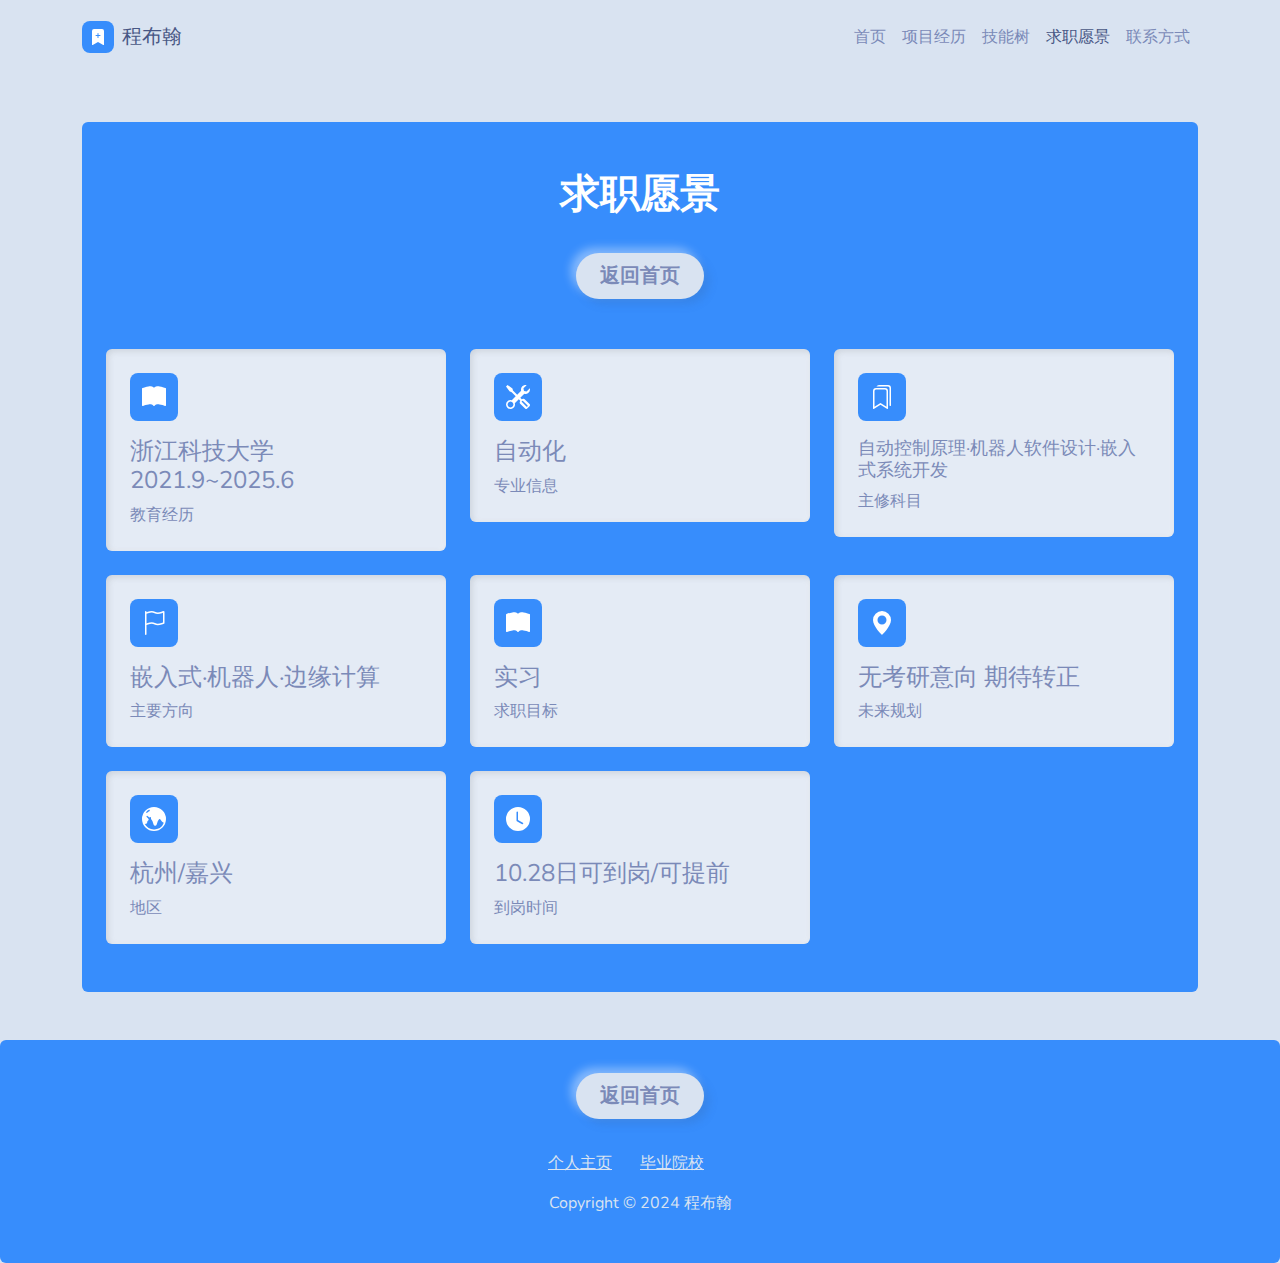
<file: career.html>
<!DOCTYPE html>
<html data-bs-theme="light" lang="en">

<head>
    <meta charset="utf-8">
    <meta name="viewport" content="width=device-width, initial-scale=1.0, shrink-to-fit=no">
    <title>MePage</title>
    <link rel="stylesheet" href="assets/bootstrap/css/bootstrap.min.css">
    <link rel="stylesheet" href="assets/css/Lora.css">
    <link rel="stylesheet" href="assets/css/Nunito.css">
    <link rel="stylesheet" href="assets/css/article-nice.css">
    <link rel="stylesheet" href="assets/css/Banner-Heading-Image-images.css">
    <link rel="stylesheet" href="assets/css/Bootstrap-4---Timeline.css">
    <link rel="stylesheet" href="assets/css/Navbar-Centered-Links-icons.css">
</head>

<body>
    <nav class="navbar navbar-expand-md sticky-top bg-body py-3">
        <div class="container"><a class="navbar-brand d-flex align-items-center" href="#"><span class="bs-icon-sm bs-icon-rounded bs-icon-primary d-flex justify-content-center align-items-center me-2 bs-icon"><svg xmlns="http://www.w3.org/2000/svg" width="1em" height="1em" fill="currentColor" viewBox="0 0 16 16" class="bi bi-bookmark-plus-fill">
                        <path fill-rule="evenodd" d="M2 15.5V2a2 2 0 0 1 2-2h8a2 2 0 0 1 2 2v13.5a.5.5 0 0 1-.74.439L8 13.069l-5.26 2.87A.5.5 0 0 1 2 15.5zm6.5-11a.5.5 0 0 0-1 0V6H6a.5.5 0 0 0 0 1h1.5v1.5a.5.5 0 0 0 1 0V7H10a.5.5 0 0 0 0-1H8.5V4.5z"></path>
                    </svg></span><span>程布翰&nbsp;</span></a><button data-bs-toggle="collapse" class="navbar-toggler" data-bs-target="#navcol-3"><span class="visually-hidden">Toggle navigation</span><span class="navbar-toggler-icon"></span></button>
            <div class="collapse navbar-collapse" id="navcol-3">
                <ul class="navbar-nav mx-auto"></ul>
                <ul class="navbar-nav">
                    <li class="nav-item"><a class="nav-link" href="index.html">首页</a></li>
                    <li class="nav-item"><a class="nav-link" href="#">项目经历</a></li>
                    <li class="nav-item"><a class="nav-link" href="skills.html">技能树</a></li>
                </ul>
                <ul class="navbar-nav">
                    <li class="nav-item"><a class="nav-link active" href="career.html">求职愿景</a></li>
                </ul>
                <ul class="navbar-nav">
                    <li class="nav-item"></li>
                    <li class="nav-item"></li>
                    <li class="nav-item"><a class="nav-link" href="contact.html">联系方式</a></li>
                </ul>
            </div>
        </div>
    </nav>
    <section class="py-4 py-xl-5">
        <div class="container h-100">
            <div class="text-white bg-primary border rounded border-0 p-4 py-5">
                <div class="row text-center h-100">
                    <div class="col-md-10 col-xl-8 text-center d-flex d-sm-flex d-md-flex justify-content-center align-items-center mx-auto justify-content-md-start align-items-md-center justify-content-lg-center justify-content-xl-center">
                        <div class="text-center">
                            <h1 class="text-uppercase fw-bold text-white mb-3">求职愿景</h1>
                        </div>
                    </div>
                </div>
                <div class="row gy-4 row-cols-2 row-cols-md-4" style="padding-top: 0px;margin-top: -5px;padding-bottom: 0px;margin-bottom: -22px;">
                    <div class="col-md-10 col-xl-8 text-center d-flex d-sm-flex d-md-flex justify-content-center align-items-center mx-auto justify-content-md-start align-items-md-center justify-content-lg-center justify-content-xl-center">
                        <div class="text-center"><a class="btn btn-light fs-5 py-2 px-4" role="button" href="index.html">返回首页</a></div>
                    </div>
                </div>
                <div class="row gy-4 row-cols-1 row-cols-md-2 row-cols-xl-3" style="padding-top: 0px;margin-top: 48px;">
                    <div class="col">
                        <div class="card">
                            <div class="card-body p-4">
                                <div class="bs-icon-md bs-icon-rounded bs-icon-primary d-flex justify-content-center align-items-center d-inline-block mb-3 bs-icon"><svg xmlns="http://www.w3.org/2000/svg" width="1em" height="1em" fill="currentColor" viewBox="0 0 16 16" class="bi bi-book-fill">
                                        <path d="M8 1.783C7.015.936 5.587.81 4.287.94c-1.514.153-3.042.672-3.994 1.105A.5.5 0 0 0 0 2.5v11a.5.5 0 0 0 .707.455c.882-.4 2.303-.881 3.68-1.02 1.409-.142 2.59.087 3.223.877a.5.5 0 0 0 .78 0c.633-.79 1.814-1.019 3.222-.877 1.378.139 2.8.62 3.681 1.02A.5.5 0 0 0 16 13.5v-11a.5.5 0 0 0-.293-.455c-.952-.433-2.48-.952-3.994-1.105C10.413.809 8.985.936 8 1.783z"></path>
                                    </svg></div>
                                <h4 class="card-title">浙江科技大学 2021.9~2025.6</h4>
                                <p class="card-text">教育经历</p>
                            </div>
                        </div>
                    </div>
                    <div class="col">
                        <div class="card">
                            <div class="card-body p-4">
                                <div class="bs-icon-md bs-icon-rounded bs-icon-primary d-flex justify-content-center align-items-center d-inline-block mb-3 bs-icon"><svg xmlns="http://www.w3.org/2000/svg" width="1em" height="1em" fill="currentColor" viewBox="0 0 16 16" class="bi bi-tools">
                                        <path d="M1 0 0 1l2.2 3.081a1 1 0 0 0 .815.419h.07a1 1 0 0 1 .708.293l2.675 2.675-2.617 2.654A3.003 3.003 0 0 0 0 13a3 3 0 1 0 5.878-.851l2.654-2.617.968.968-.305.914a1 1 0 0 0 .242 1.023l3.27 3.27a.997.997 0 0 0 1.414 0l1.586-1.586a.997.997 0 0 0 0-1.414l-3.27-3.27a1 1 0 0 0-1.023-.242L10.5 9.5l-.96-.96 2.68-2.643A3.005 3.005 0 0 0 16 3c0-.269-.035-.53-.102-.777l-2.14 2.141L12 4l-.364-1.757L13.777.102a3 3 0 0 0-3.675 3.68L7.462 6.46 4.793 3.793a1 1 0 0 1-.293-.707v-.071a1 1 0 0 0-.419-.814L1 0Zm9.646 10.646a.5.5 0 0 1 .708 0l2.914 2.915a.5.5 0 0 1-.707.707l-2.915-2.914a.5.5 0 0 1 0-.708ZM3 11l.471.242.529.026.287.445.445.287.026.529L5 13l-.242.471-.026.529-.445.287-.287.445-.529.026L3 15l-.471-.242L2 14.732l-.287-.445L1.268 14l-.026-.529L1 13l.242-.471.026-.529.445-.287.287-.445.529-.026L3 11Z"></path>
                                    </svg></div>
                                <h4 class="card-title">自动化</h4>
                                <p class="card-text">专业信息</p>
                            </div>
                        </div>
                    </div>
                    <div class="col">
                        <div class="card">
                            <div class="card-body p-4">
                                <div class="bs-icon-md bs-icon-rounded bs-icon-primary d-flex justify-content-center align-items-center d-inline-block mb-3 bs-icon"><svg xmlns="http://www.w3.org/2000/svg" width="1em" height="1em" fill="currentColor" viewBox="0 0 16 16" class="bi bi-bookmarks">
                                        <path d="M2 4a2 2 0 0 1 2-2h6a2 2 0 0 1 2 2v11.5a.5.5 0 0 1-.777.416L7 13.101l-4.223 2.815A.5.5 0 0 1 2 15.5V4zm2-1a1 1 0 0 0-1 1v10.566l3.723-2.482a.5.5 0 0 1 .554 0L11 14.566V4a1 1 0 0 0-1-1H4z"></path>
                                        <path d="M4.268 1H12a1 1 0 0 1 1 1v11.768l.223.148A.5.5 0 0 0 14 13.5V2a2 2 0 0 0-2-2H6a2 2 0 0 0-1.732 1z"></path>
                                    </svg></div>
                                <h4 class="card-title" style="font-size: 18.376px;">自动控制原理·机器人软件设计·嵌入式系统开发</h4>
                                <p class="card-text">主修科目</p>
                            </div>
                        </div>
                    </div>
                    <div class="col">
                        <div class="card">
                            <div class="card-body p-4">
                                <div class="bs-icon-md bs-icon-rounded bs-icon-primary d-flex justify-content-center align-items-center d-inline-block mb-3 bs-icon"><svg xmlns="http://www.w3.org/2000/svg" width="1em" height="1em" fill="currentColor" viewBox="0 0 16 16" class="bi bi-flag">
                                        <path d="M14.778.085A.5.5 0 0 1 15 .5V8a.5.5 0 0 1-.314.464L14.5 8l.186.464-.003.001-.006.003-.023.009a12.435 12.435 0 0 1-.397.15c-.264.095-.631.223-1.047.35-.816.252-1.879.523-2.71.523-.847 0-1.548-.28-2.158-.525l-.028-.01C7.68 8.71 7.14 8.5 6.5 8.5c-.7 0-1.638.23-2.437.477A19.626 19.626 0 0 0 3 9.342V15.5a.5.5 0 0 1-1 0V.5a.5.5 0 0 1 1 0v.282c.226-.079.496-.17.79-.26C4.606.272 5.67 0 6.5 0c.84 0 1.524.277 2.121.519l.043.018C9.286.788 9.828 1 10.5 1c.7 0 1.638-.23 2.437-.477a19.587 19.587 0 0 0 1.349-.476l.019-.007.004-.002h.001M14 1.221c-.22.078-.48.167-.766.255-.81.252-1.872.523-2.734.523-.886 0-1.592-.286-2.203-.534l-.008-.003C7.662 1.21 7.139 1 6.5 1c-.669 0-1.606.229-2.415.478A21.294 21.294 0 0 0 3 1.845v6.433c.22-.078.48-.167.766-.255C4.576 7.77 5.638 7.5 6.5 7.5c.847 0 1.548.28 2.158.525l.028.01C9.32 8.29 9.86 8.5 10.5 8.5c.668 0 1.606-.229 2.415-.478A21.317 21.317 0 0 0 14 7.655V1.222z"></path>
                                    </svg></div>
                                <h4 class="card-title">嵌入式·机器人·边缘计算</h4>
                                <p class="card-text">主要方向</p>
                            </div>
                        </div>
                    </div>
                    <div class="col">
                        <div class="card">
                            <div class="card-body p-4">
                                <div class="bs-icon-md bs-icon-rounded bs-icon-primary d-flex justify-content-center align-items-center d-inline-block mb-3 bs-icon"><svg xmlns="http://www.w3.org/2000/svg" width="1em" height="1em" fill="currentColor" viewBox="0 0 16 16" class="bi bi-book-fill">
                                        <path d="M8 1.783C7.015.936 5.587.81 4.287.94c-1.514.153-3.042.672-3.994 1.105A.5.5 0 0 0 0 2.5v11a.5.5 0 0 0 .707.455c.882-.4 2.303-.881 3.68-1.02 1.409-.142 2.59.087 3.223.877a.5.5 0 0 0 .78 0c.633-.79 1.814-1.019 3.222-.877 1.378.139 2.8.62 3.681 1.02A.5.5 0 0 0 16 13.5v-11a.5.5 0 0 0-.293-.455c-.952-.433-2.48-.952-3.994-1.105C10.413.809 8.985.936 8 1.783z"></path>
                                    </svg></div>
                                <h4 class="card-title">实习</h4>
                                <p class="card-text">求职目标</p>
                            </div>
                        </div>
                    </div>
                    <div class="col">
                        <div class="card">
                            <div class="card-body p-4">
                                <div class="bs-icon-md bs-icon-rounded bs-icon-primary d-flex justify-content-center align-items-center d-inline-block mb-3 bs-icon"><svg xmlns="http://www.w3.org/2000/svg" width="1em" height="1em" fill="currentColor" viewBox="0 0 16 16" class="bi bi-geo-alt-fill">
                                        <path d="M8 16s6-5.686 6-10A6 6 0 0 0 2 6c0 4.314 6 10 6 10zm0-7a3 3 0 1 1 0-6 3 3 0 0 1 0 6z"></path>
                                    </svg></div>
                                <h4 class="card-title">无考研意向 期待转正</h4>
                                <p class="card-text">未来规划</p>
                            </div>
                        </div>
                    </div>
                    <div class="col">
                        <div class="card">
                            <div class="card-body p-4">
                                <div class="bs-icon-md bs-icon-rounded bs-icon-primary d-flex justify-content-center align-items-center d-inline-block mb-3 bs-icon"><svg xmlns="http://www.w3.org/2000/svg" width="1em" height="1em" fill="currentColor" viewBox="0 0 16 16" class="bi bi-globe-central-south-asia">
                                        <path d="M8 0a8 8 0 1 0 0 16A8 8 0 0 0 8 0ZM4.882 1.731a.482.482 0 0 0 .14.291.487.487 0 0 1-.126.78l-.291.146a.721.721 0 0 0-.188.135l-.48.48a1 1 0 0 1-1.023.242l-.02-.007a.996.996 0 0 0-.462-.04 7.03 7.03 0 0 1 2.45-2.027Zm-3 9.674.86-.216a1 1 0 0 0 .758-.97v-.184a1 1 0 0 1 .445-.832l.04-.026a1 1 0 0 0 .152-1.54L3.121 6.621a.414.414 0 0 1 .542-.624l1.09.818a.5.5 0 0 0 .523.047.5.5 0 0 1 .724.447v.455a.78.78 0 0 0 .131.433l.795 1.192a1 1 0 0 1 .116.238l.73 2.19a1 1 0 0 0 .949.683h.058a1 1 0 0 0 .949-.684l.73-2.189a1 1 0 0 1 .116-.238l.791-1.187A.454.454 0 0 1 11.743 8c.16 0 .306.084.392.218.557.875 1.63 2.282 2.365 2.282a.61.61 0 0 0 .04-.001 7.003 7.003 0 0 1-12.658.905Z"></path>
                                    </svg></div>
                                <h4 class="card-title">杭州/嘉兴</h4>
                                <p class="card-text">地区</p>
                            </div>
                        </div>
                    </div>
                    <div class="col">
                        <div class="card">
                            <div class="card-body p-4">
                                <div class="bs-icon-md bs-icon-rounded bs-icon-primary d-flex justify-content-center align-items-center d-inline-block mb-3 bs-icon"><svg xmlns="http://www.w3.org/2000/svg" width="1em" height="1em" fill="currentColor" viewBox="0 0 16 16" class="bi bi-clock-fill">
                                        <path d="M16 8A8 8 0 1 1 0 8a8 8 0 0 1 16 0zM8 3.5a.5.5 0 0 0-1 0V9a.5.5 0 0 0 .252.434l3.5 2a.5.5 0 0 0 .496-.868L8 8.71V3.5z"></path>
                                    </svg></div>
                                <h4 class="card-title">10.28日可到岗/可提前</h4>
                                <p class="card-text">到岗时间</p>
                            </div>
                        </div>
                    </div>
                </div>
            </div>
        </div>
    </section>
    <footer class="text-center border rounded" style="background: var(--bs-primary);">
        <div style="padding-top: 0px;">
            <div class="col-md-10 col-xl-8 text-center d-flex d-sm-flex d-md-flex justify-content-center align-items-center mx-auto justify-content-md-start align-items-md-center justify-content-lg-center justify-content-xl-center" style="height: 112px;margin-bottom: -49px;">
                <div class="text-center"><a class="btn btn-light fs-5 py-2 px-4" role="button" href="index.html">返回首页</a></div>
            </div>
        </div>
        <div class="container text-muted py-4 py-lg-5">
            <ul class="list-inline">
                <li class="list-inline-item me-4"><a class="link-secondary" href="https://www.defotsec.vip/">个人主页</a></li>
                <li class="list-inline-item me-4"><a class="link-secondary" href="https://www.zust.edu.cn/">毕业院校</a></li>
                <li class="list-inline-item"></li>
            </ul>
            <p class="text-secondary mb-0">Copyright © 2024 程布翰</p>
        </div>
    </footer>
    <script src="https://cdn.jsdelivr.net/npm/bootstrap@5.3.1/dist/js/bootstrap.bundle.min.js"></script>
    <script src="assets/js/bs-init.js"></script>
</body>

</html>
</file>
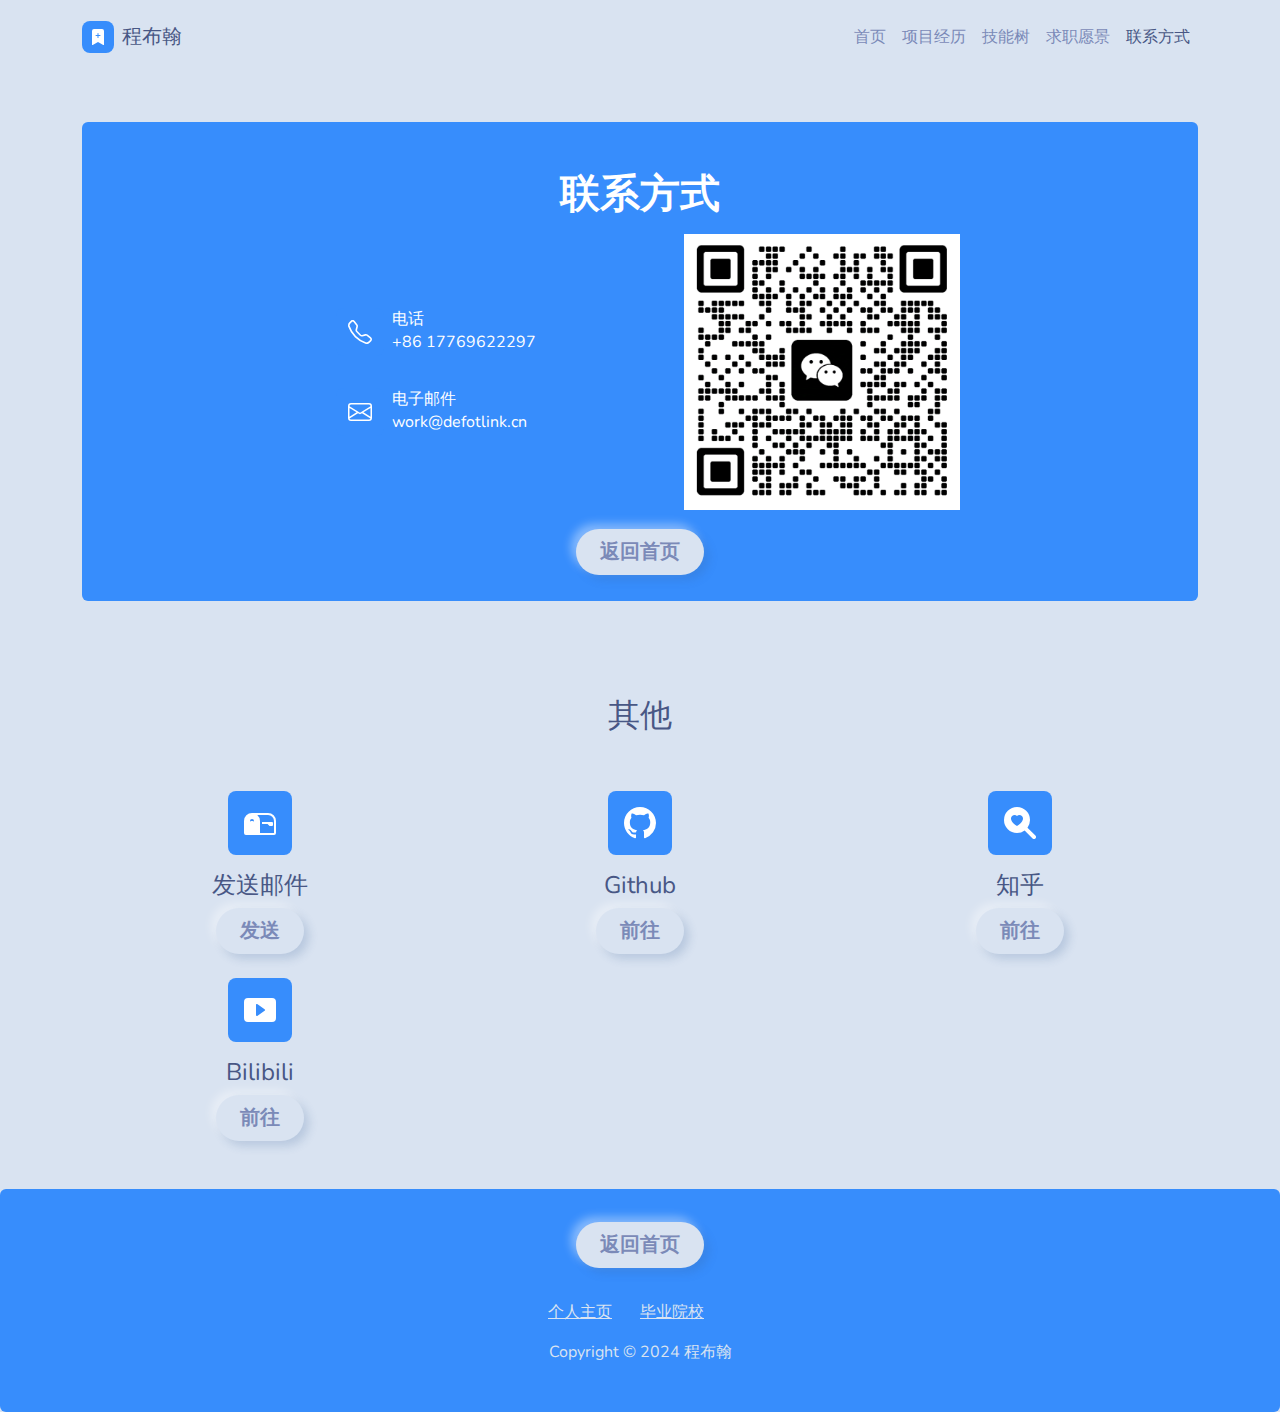
<file: contact.html>
<!DOCTYPE html>
<html data-bs-theme="light" lang="en">

<head>
    <meta charset="utf-8">
    <meta name="viewport" content="width=device-width, initial-scale=1.0, shrink-to-fit=no">
    <title>MePage</title>
    <link rel="stylesheet" href="assets/bootstrap/css/bootstrap.min.css">
    <link rel="stylesheet" href="assets/css/Lora.css">
    <link rel="stylesheet" href="assets/css/Nunito.css">
    <link rel="stylesheet" href="assets/css/article-nice.css">
    <link rel="stylesheet" href="assets/css/Banner-Heading-Image-images.css">
    <link rel="stylesheet" href="assets/css/Bootstrap-4---Timeline.css">
    <link rel="stylesheet" href="assets/css/Navbar-Centered-Links-icons.css">
</head>

<body>
    <nav class="navbar navbar-expand-md sticky-top bg-body py-3">
        <div class="container"><a class="navbar-brand d-flex align-items-center" href="#"><span class="bs-icon-sm bs-icon-rounded bs-icon-primary d-flex justify-content-center align-items-center me-2 bs-icon"><svg xmlns="http://www.w3.org/2000/svg" width="1em" height="1em" fill="currentColor" viewBox="0 0 16 16" class="bi bi-bookmark-plus-fill">
                        <path fill-rule="evenodd" d="M2 15.5V2a2 2 0 0 1 2-2h8a2 2 0 0 1 2 2v13.5a.5.5 0 0 1-.74.439L8 13.069l-5.26 2.87A.5.5 0 0 1 2 15.5zm6.5-11a.5.5 0 0 0-1 0V6H6a.5.5 0 0 0 0 1h1.5v1.5a.5.5 0 0 0 1 0V7H10a.5.5 0 0 0 0-1H8.5V4.5z"></path>
                    </svg></span><span>程布翰&nbsp;</span></a><button data-bs-toggle="collapse" class="navbar-toggler" data-bs-target="#navcol-3"><span class="visually-hidden">Toggle navigation</span><span class="navbar-toggler-icon"></span></button>
            <div class="collapse navbar-collapse" id="navcol-3">
                <ul class="navbar-nav mx-auto"></ul>
                <ul class="navbar-nav">
                    <li class="nav-item"><a class="nav-link" href="index.html">首页</a></li>
                    <li class="nav-item"><a class="nav-link" href="#">项目经历</a></li>
                    <li class="nav-item"><a class="nav-link" href="skills.html">技能树</a></li>
                </ul>
                <ul class="navbar-nav">
                    <li class="nav-item"><a class="nav-link" href="career.html">求职愿景</a></li>
                </ul>
                <ul class="navbar-nav">
                    <li class="nav-item"></li>
                    <li class="nav-item"></li>
                    <li class="nav-item"><a class="nav-link active" href="contact.html">联系方式</a></li>
                </ul>
            </div>
        </div>
    </nav>
    <section class="py-4 py-xl-5">
        <div class="container h-100">
            <div class="text-white bg-primary border rounded border-0 p-4 py-5">
                <div class="row text-center h-100">
                    <div class="col-md-10 col-xl-8 text-center d-flex d-sm-flex d-md-flex justify-content-center align-items-center mx-auto justify-content-md-start align-items-md-center justify-content-lg-center justify-content-xl-center">
                        <div class="text-center">
                            <h1 class="text-uppercase fw-bold text-white mb-3">联系方式</h1>
                        </div>
                    </div>
                </div>
                <div class="row d-flex justify-content-center">
                    <div class="col-md-6 col-lg-4 col-xl-4">
                        <div class="d-flex flex-column justify-content-center align-items-start h-100">
                            <div class="d-flex align-items-center p-3">
                                <div class="bs-icon-md bs-icon-rounded bs-icon-primary d-flex flex-shrink-0 justify-content-center align-items-center d-inline-block bs-icon"><svg xmlns="http://www.w3.org/2000/svg" width="1em" height="1em" fill="currentColor" viewBox="0 0 16 16" class="bi bi-telephone">
                                        <path d="M3.654 1.328a.678.678 0 0 0-1.015-.063L1.605 2.3c-.483.484-.661 1.169-.45 1.77a17.568 17.568 0 0 0 4.168 6.608 17.569 17.569 0 0 0 6.608 4.168c.601.211 1.286.033 1.77-.45l1.034-1.034a.678.678 0 0 0-.063-1.015l-2.307-1.794a.678.678 0 0 0-.58-.122l-2.19.547a1.745 1.745 0 0 1-1.657-.459L5.482 8.062a1.745 1.745 0 0 1-.46-1.657l.548-2.19a.678.678 0 0 0-.122-.58L3.654 1.328zM1.884.511a1.745 1.745 0 0 1 2.612.163L6.29 2.98c.329.423.445.974.315 1.494l-.547 2.19a.678.678 0 0 0 .178.643l2.457 2.457a.678.678 0 0 0 .644.178l2.189-.547a1.745 1.745 0 0 1 1.494.315l2.306 1.794c.829.645.905 1.87.163 2.611l-1.034 1.034c-.74.74-1.846 1.065-2.877.702a18.634 18.634 0 0 1-7.01-4.42 18.634 18.634 0 0 1-4.42-7.009c-.362-1.03-.037-2.137.703-2.877L1.885.511z"></path>
                                    </svg></div>
                                <div class="px-2">
                                    <h6 class="mb-0" style="color: #ffffff;">电话</h6>
                                    <p class="mb-0" style="color: #ffffff;">+86 17769622297</p>
                                </div>
                            </div>
                            <div class="d-flex align-items-center p-3">
                                <div class="bs-icon-md bs-icon-rounded bs-icon-primary d-flex flex-shrink-0 justify-content-center align-items-center d-inline-block bs-icon" style="color: #ffffff;"><svg xmlns="http://www.w3.org/2000/svg" width="1em" height="1em" fill="currentColor" viewBox="0 0 16 16" class="bi bi-envelope" style="color: #ffffff;">
                                        <path d="M0 4a2 2 0 0 1 2-2h12a2 2 0 0 1 2 2v8a2 2 0 0 1-2 2H2a2 2 0 0 1-2-2V4Zm2-1a1 1 0 0 0-1 1v.217l7 4.2 7-4.2V4a1 1 0 0 0-1-1H2Zm13 2.383-4.708 2.825L15 11.105V5.383Zm-.034 6.876-5.64-3.471L8 9.583l-1.326-.795-5.64 3.47A1 1 0 0 0 2 13h12a1 1 0 0 0 .966-.741ZM1 11.105l4.708-2.897L1 5.383v5.722Z"></path>
                                    </svg></div>
                                <div class="px-2">
                                    <h6 class="mb-0" style="color: #ffffff;">电子邮件</h6>
                                    <p class="mb-0">work@defotlink.cn</p>
                                </div>
                            </div>
                        </div>
                    </div>
                    <div class="col-auto text-center">
                        <picture><img src="assets/img/1726820143547.png" width="276" height="276"></picture>
                    </div>
                </div>
                <div class="row gy-4 row-cols-2 row-cols-md-4" style="padding-top: 0px;margin-top: -5px;padding-bottom: 0px;margin-bottom: -22px;">
                    <div class="col-md-10 col-xl-8 text-center d-flex d-sm-flex d-md-flex justify-content-center align-items-center mx-auto justify-content-md-start align-items-md-center justify-content-lg-center justify-content-xl-center">
                        <div class="text-center"><a class="btn btn-light fs-5 py-2 px-4" role="button" href="index.html">返回首页</a></div>
                    </div>
                </div>
            </div>
        </div>
    </section>
    <div class="container py-4 py-xl-5">
        <div class="row mb-5">
            <div class="col-md-8 col-xl-6 text-center mx-auto">
                <h2>其他</h2>
            </div>
        </div>
        <div class="row gy-4 row-cols-1 row-cols-md-2 row-cols-xl-3">
            <div class="col">
                <div class="text-center d-flex flex-column align-items-center align-items-xl-center">
                    <div class="bs-icon-lg bs-icon-rounded bs-icon-primary d-flex flex-shrink-0 justify-content-center align-items-center d-inline-block mb-3 bs-icon lg"><svg xmlns="http://www.w3.org/2000/svg" width="1em" height="1em" fill="currentColor" viewBox="0 0 16 16" class="bi bi-mailbox2">
                            <path d="M9 8.5h2.793l.853.854A.5.5 0 0 0 13 9.5h1a.5.5 0 0 0 .5-.5V8a.5.5 0 0 0-.5-.5H9v1z"></path>
                            <path d="M12 3H4a4 4 0 0 0-4 4v6a1 1 0 0 0 1 1h14a1 1 0 0 0 1-1V7a4 4 0 0 0-4-4zM8 7a3.99 3.99 0 0 0-1.354-3H12a3 3 0 0 1 3 3v6H8V7zm-3.415.157C4.42 7.087 4.218 7 4 7c-.218 0-.42.086-.585.157C3.164 7.264 3 7.334 3 7a1 1 0 0 1 2 0c0 .334-.164.264-.415.157z"></path>
                        </svg></div>
                    <div class="px-3">
                        <h4>发送邮件</h4>
                    </div><a class="btn btn-light fs-5 py-2 px-4" role="button" href="mailto:work@defotlink.cn">发送</a>
                </div>
            </div>
            <div class="col">
                <div class="text-center d-flex flex-column align-items-center align-items-xl-center">
                    <div class="bs-icon-lg bs-icon-rounded bs-icon-primary d-flex flex-shrink-0 justify-content-center align-items-center d-inline-block mb-3 bs-icon lg"><svg xmlns="http://www.w3.org/2000/svg" width="1em" height="1em" fill="currentColor" viewBox="0 0 16 16" class="bi bi-github">
                            <path d="M8 0C3.58 0 0 3.58 0 8c0 3.54 2.29 6.53 5.47 7.59.4.07.55-.17.55-.38 0-.19-.01-.82-.01-1.49-2.01.37-2.53-.49-2.69-.94-.09-.23-.48-.94-.82-1.13-.28-.15-.68-.52-.01-.53.63-.01 1.08.58 1.23.82.72 1.21 1.87.87 2.33.66.07-.52.28-.87.51-1.07-1.78-.2-3.64-.89-3.64-3.95 0-.87.31-1.59.82-2.15-.08-.2-.36-1.02.08-2.12 0 0 .67-.21 2.2.82.64-.18 1.32-.27 2-.27.68 0 1.36.09 2 .27 1.53-1.04 2.2-.82 2.2-.82.44 1.1.16 1.92.08 2.12.51.56.82 1.27.82 2.15 0 3.07-1.87 3.75-3.65 3.95.29.25.54.73.54 1.48 0 1.07-.01 1.93-.01 2.2 0 .21.15.46.55.38A8.012 8.012 0 0 0 16 8c0-4.42-3.58-8-8-8z"></path>
                        </svg></div>
                    <div class="px-3">
                        <h4>Github</h4>
                    </div><a class="btn btn-light fs-5 py-2 px-4" role="button" href="https://github.com/blogdefotsec">前往</a>
                </div>
            </div>
            <div class="col">
                <div class="text-center d-flex flex-column align-items-center align-items-xl-center">
                    <div class="bs-icon-lg bs-icon-rounded bs-icon-primary d-flex flex-shrink-0 justify-content-center align-items-center d-inline-block mb-3 bs-icon lg"><svg xmlns="http://www.w3.org/2000/svg" width="1em" height="1em" fill="currentColor" viewBox="0 0 16 16" class="bi bi-search-heart-fill">
                            <path d="M6.5 13a6.474 6.474 0 0 0 3.845-1.258h-.001c.03.04.062.078.098.115l3.85 3.85a1 1 0 0 0 1.415-1.414l-3.85-3.85a1.008 1.008 0 0 0-.115-.1A6.471 6.471 0 0 0 13 6.5 6.502 6.502 0 0 0 6.5 0a6.5 6.5 0 1 0 0 13Zm0-8.518c1.664-1.673 5.825 1.254 0 5.018-5.825-3.764-1.664-6.69 0-5.018Z"></path>
                        </svg></div>
                    <div class="px-3">
                        <h4>知乎</h4>
                    </div><a class="btn btn-light fs-5 py-2 px-4" role="button" href="https://www.zhihu.com/people/cheng-c-20">前往</a>
                </div>
            </div>
            <div class="col">
                <div class="text-center d-flex flex-column align-items-center align-items-xl-center">
                    <div class="bs-icon-lg bs-icon-rounded bs-icon-primary d-flex flex-shrink-0 justify-content-center align-items-center d-inline-block mb-3 bs-icon lg"><svg xmlns="http://www.w3.org/2000/svg" width="1em" height="1em" fill="currentColor" viewBox="0 0 16 16" class="bi bi-play-btn-fill">
                            <path d="M0 12V4a2 2 0 0 1 2-2h12a2 2 0 0 1 2 2v8a2 2 0 0 1-2 2H2a2 2 0 0 1-2-2zm6.79-6.907A.5.5 0 0 0 6 5.5v5a.5.5 0 0 0 .79.407l3.5-2.5a.5.5 0 0 0 0-.814l-3.5-2.5z"></path>
                        </svg></div>
                    <div class="px-3">
                        <h4>Bilibili</h4>
                    </div><a class="btn btn-light fs-5 py-2 px-4" role="button" href="https://space.bilibili.com/4224823">前往</a>
                </div>
            </div>
        </div>
    </div>
    <footer class="text-center border rounded" style="background: var(--bs-primary);">
        <div style="padding-top: 0px;">
            <div class="col-md-10 col-xl-8 text-center d-flex d-sm-flex d-md-flex justify-content-center align-items-center mx-auto justify-content-md-start align-items-md-center justify-content-lg-center justify-content-xl-center" style="height: 112px;margin-bottom: -49px;">
                <div class="text-center"><a class="btn btn-light fs-5 py-2 px-4" role="button" href="index.html">返回首页</a></div>
            </div>
        </div>
        <div class="container text-muted py-4 py-lg-5">
            <ul class="list-inline">
                <li class="list-inline-item me-4"><a class="link-secondary" href="https://www.defotsec.vip/">个人主页</a></li>
                <li class="list-inline-item me-4"><a class="link-secondary" href="https://www.zust.edu.cn/">毕业院校</a></li>
                <li class="list-inline-item"></li>
            </ul>
            <p class="text-secondary mb-0">Copyright © 2024 程布翰</p>
        </div>
    </footer>
    <script src="https://cdn.jsdelivr.net/npm/bootstrap@5.3.1/dist/js/bootstrap.bundle.min.js"></script>
    <script src="assets/js/bs-init.js"></script>
</body>

</html>
</file>
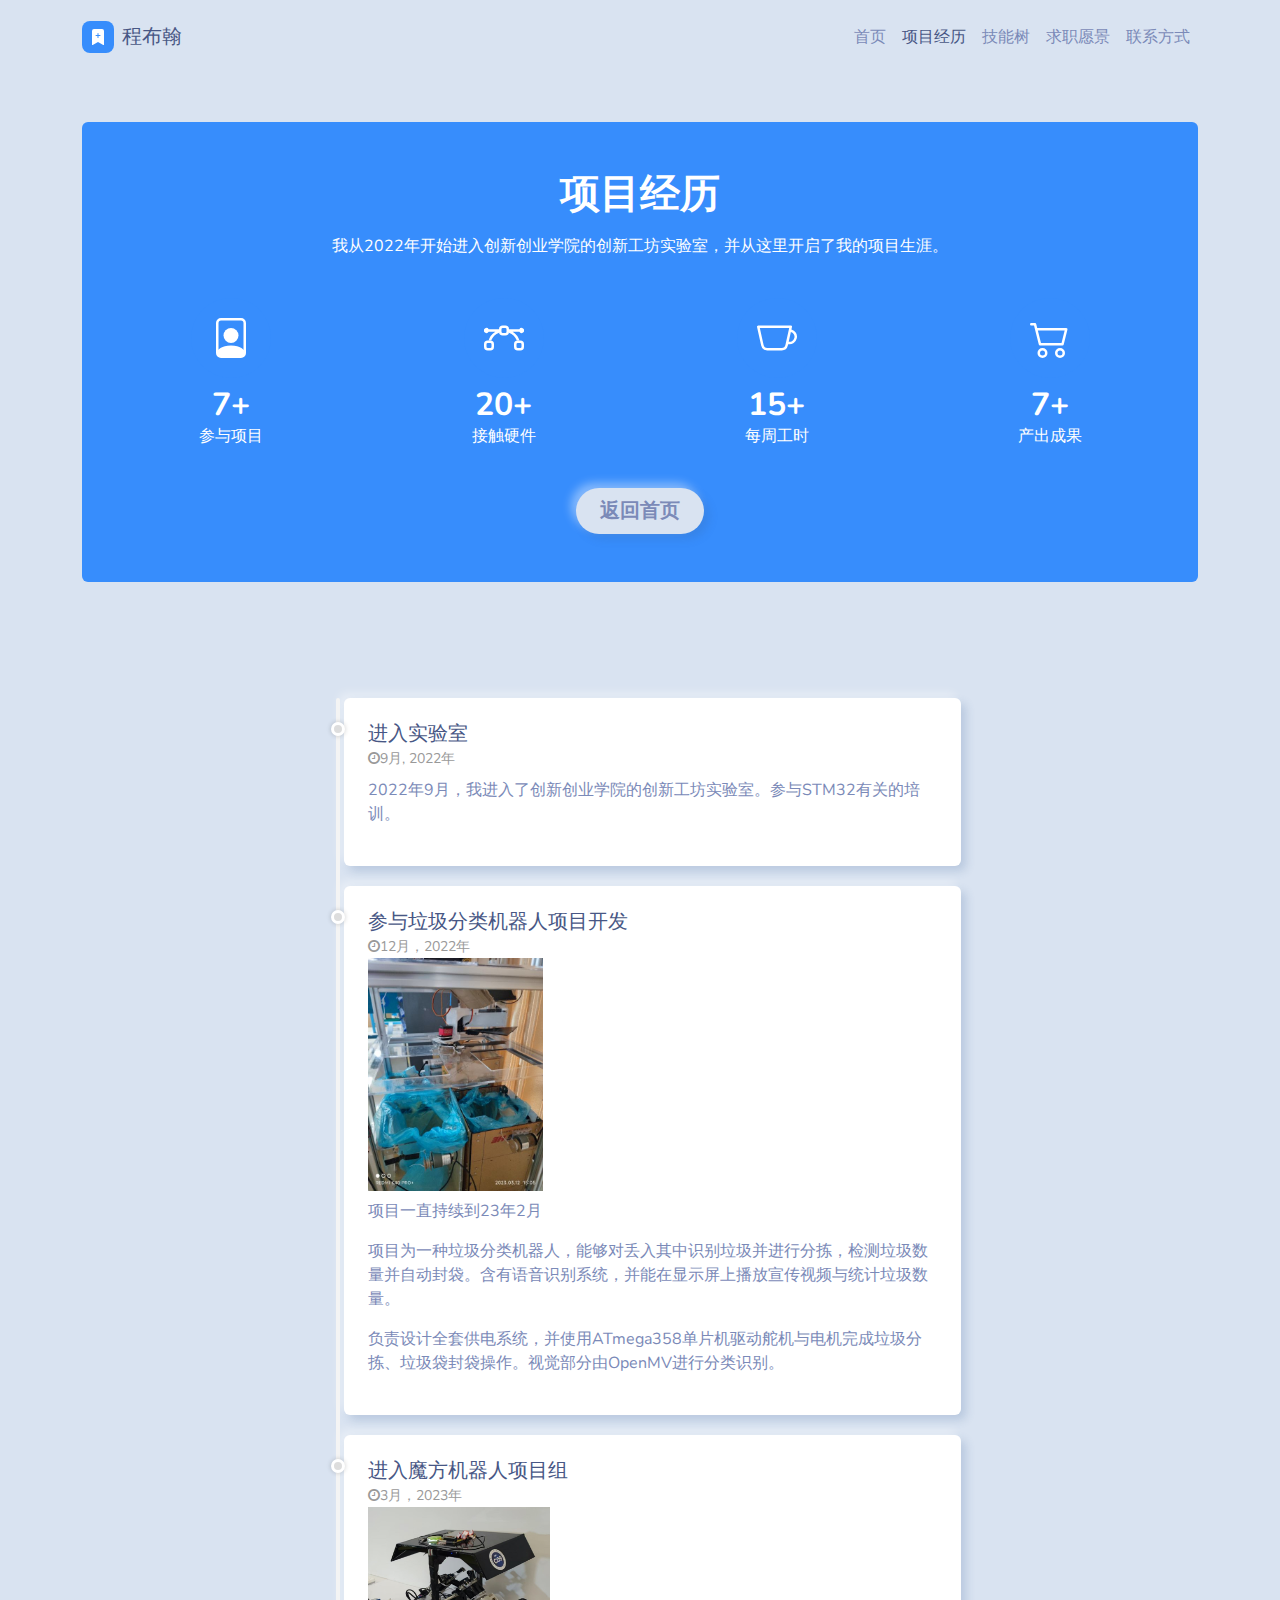
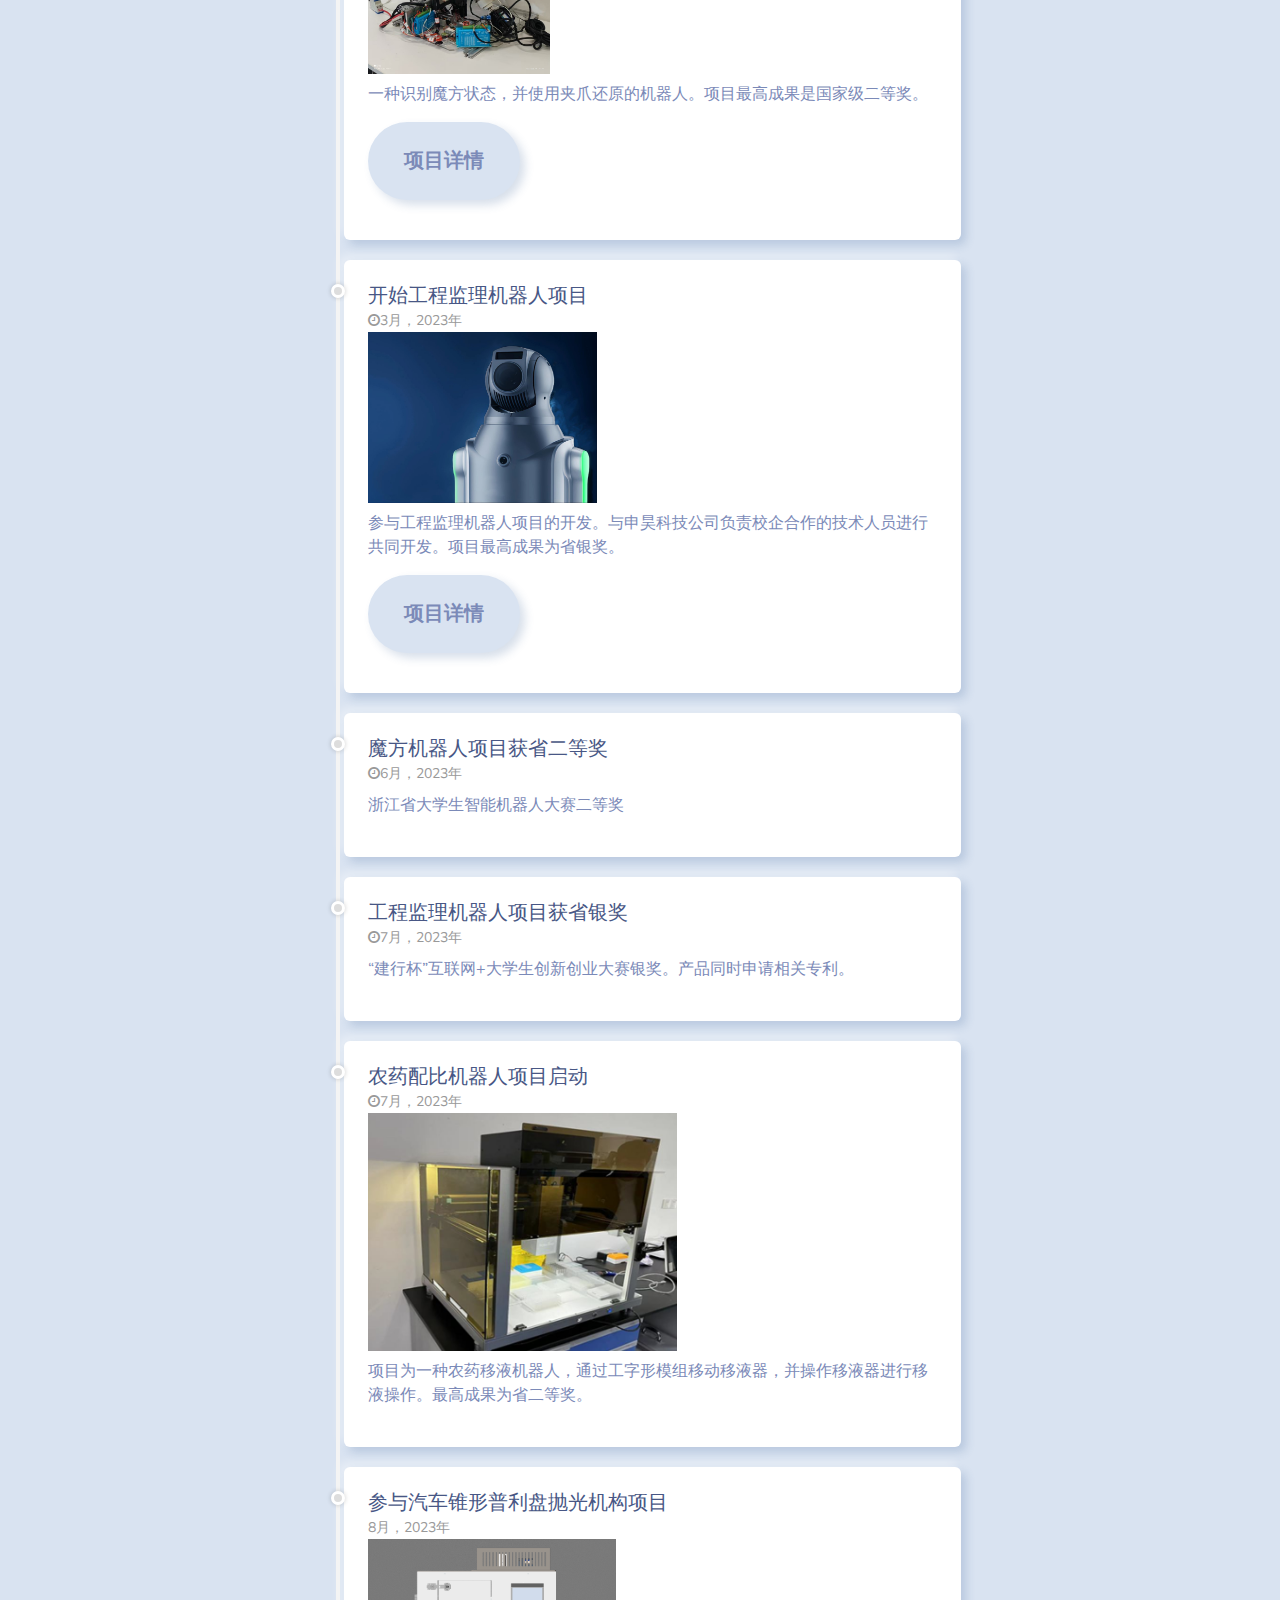
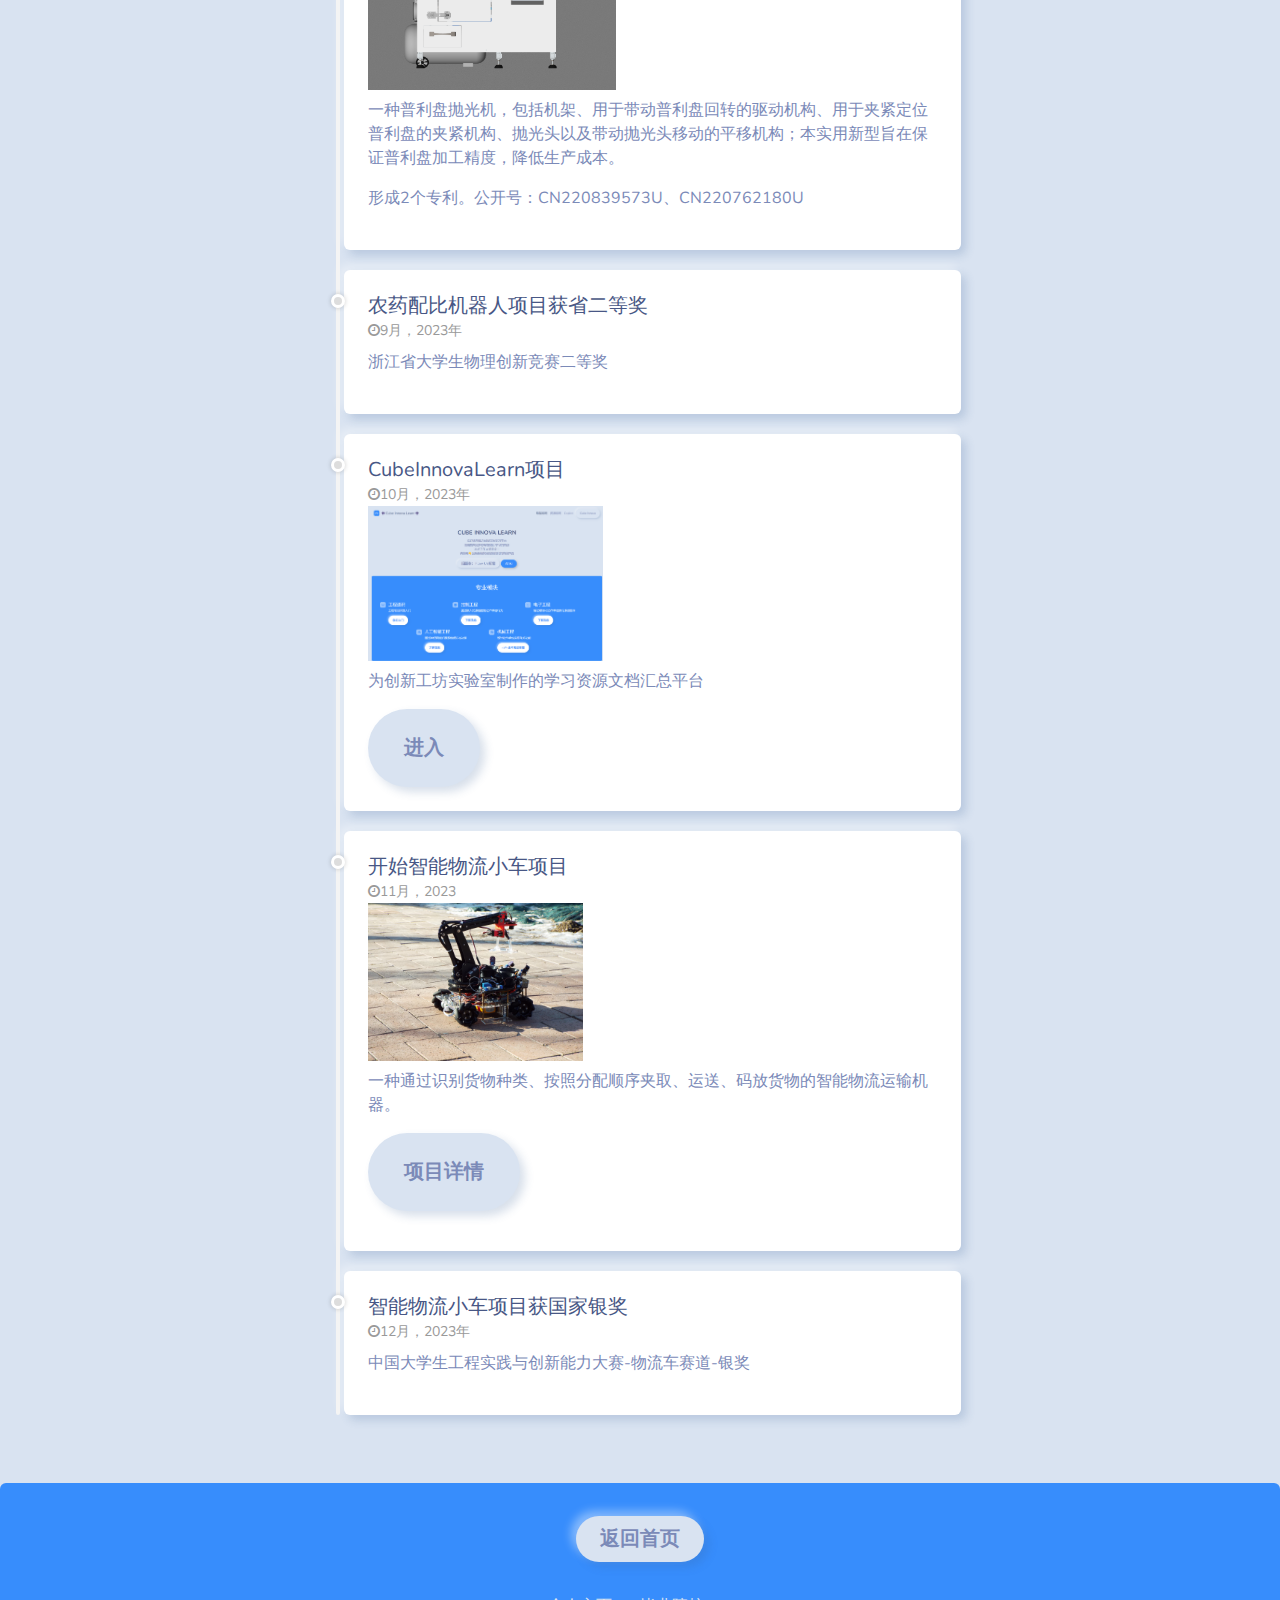
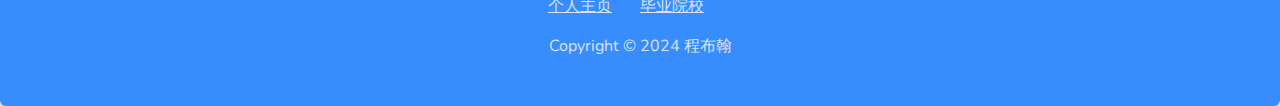
<file: experiences.html>
<!DOCTYPE html>
<html data-bs-theme="light" lang="en">

<head>
    <meta charset="utf-8">
    <meta name="viewport" content="width=device-width, initial-scale=1.0, shrink-to-fit=no">
    <title>MePage</title>
    <link rel="stylesheet" href="assets/bootstrap/css/bootstrap.min.css">
    <link rel="stylesheet" href="assets/css/Lora.css">
    <link rel="stylesheet" href="assets/css/Nunito.css">
    <link rel="stylesheet" href="https://cdnjs.cloudflare.com/ajax/libs/font-awesome/4.7.0/css/font-awesome.min.css">
    <link rel="stylesheet" href="https://cdnjs.cloudflare.com/ajax/libs/animate.css/3.5.2/animate.min.css">
    <link rel="stylesheet" href="assets/css/article-nice.css">
    <link rel="stylesheet" href="assets/css/Banner-Heading-Image-images.css">
    <link rel="stylesheet" href="assets/css/Bootstrap-4---Timeline.css">
    <link rel="stylesheet" href="assets/css/Navbar-Centered-Links-icons.css">
</head>

<body>
    <nav class="navbar navbar-expand-md sticky-top bg-body py-3">
        <div class="container"><a class="navbar-brand d-flex align-items-center" href="#"><span class="bs-icon-sm bs-icon-rounded bs-icon-primary d-flex justify-content-center align-items-center me-2 bs-icon"><svg xmlns="http://www.w3.org/2000/svg" width="1em" height="1em" fill="currentColor" viewBox="0 0 16 16" class="bi bi-bookmark-plus-fill">
                        <path fill-rule="evenodd" d="M2 15.5V2a2 2 0 0 1 2-2h8a2 2 0 0 1 2 2v13.5a.5.5 0 0 1-.74.439L8 13.069l-5.26 2.87A.5.5 0 0 1 2 15.5zm6.5-11a.5.5 0 0 0-1 0V6H6a.5.5 0 0 0 0 1h1.5v1.5a.5.5 0 0 0 1 0V7H10a.5.5 0 0 0 0-1H8.5V4.5z"></path>
                    </svg></span><span>程布翰&nbsp;</span></a><button data-bs-toggle="collapse" class="navbar-toggler" data-bs-target="#navcol-3"><span class="visually-hidden">Toggle navigation</span><span class="navbar-toggler-icon"></span></button>
            <div class="collapse navbar-collapse" id="navcol-3">
                <ul class="navbar-nav mx-auto"></ul>
                <ul class="navbar-nav">
                    <li class="nav-item"><a class="nav-link" href="index.html">首页</a></li>
                    <li class="nav-item"><a class="nav-link active" href="#">项目经历</a></li>
                    <li class="nav-item"><a class="nav-link" href="skills.html">技能树</a></li>
                </ul>
                <ul class="navbar-nav">
                    <li class="nav-item"><a class="nav-link" href="career.html">求职愿景</a></li>
                </ul>
                <ul class="navbar-nav">
                    <li class="nav-item"></li>
                    <li class="nav-item"></li>
                    <li class="nav-item"><a class="nav-link" href="contact.html">联系方式</a></li>
                </ul>
            </div>
        </div>
    </nav>
    <section class="py-4 py-xl-5">
        <div class="container h-100">
            <div class="text-white bg-primary border rounded border-0 p-4 py-5">
                <div class="row text-center h-100">
                    <div class="col-md-10 col-xl-8 text-center d-flex d-sm-flex d-md-flex justify-content-center align-items-center mx-auto justify-content-md-start align-items-md-center justify-content-lg-center justify-content-xl-center">
                        <div class="text-center">
                            <h1 class="text-uppercase fw-bold text-white mb-3">项目经历</h1>
                            <p class="mb-4">我从2022年开始进入创新创业学院的创新工坊实验室，并从这里开启了我的项目生涯。</p>
                        </div>
                    </div>
                </div>
                <div class="row gy-4 row-cols-2 row-cols-md-4">
                    <div class="col">
                        <div class="text-center d-flex flex-column justify-content-center align-items-center py-3">
                            <div class="bs-icon-xl bs-icon-circle bs-icon-primary d-flex flex-shrink-0 justify-content-center align-items-center d-inline-block mb-2 bs-icon lg"><svg xmlns="http://www.w3.org/2000/svg" width="1em" height="1em" fill="currentColor" viewBox="0 0 16 16" class="bi bi-file-person">
                                    <path d="M12 1a1 1 0 0 1 1 1v10.755S12 11 8 11s-5 1.755-5 1.755V2a1 1 0 0 1 1-1h8zM4 0a2 2 0 0 0-2 2v12a2 2 0 0 0 2 2h8a2 2 0 0 0 2-2V2a2 2 0 0 0-2-2H4z"></path>
                                    <path d="M8 10a3 3 0 1 0 0-6 3 3 0 0 0 0 6z"></path>
                                </svg></div>
                            <div class="px-3">
                                <h2 class="fw-bold mb-0" style="color: var(--bs-white);">7+</h2>
                                <p class="mb-0">参与项目</p>
                            </div>
                        </div>
                    </div>
                    <div class="col">
                        <div class="text-center d-flex flex-column justify-content-center align-items-center py-3">
                            <div class="bs-icon-xl bs-icon-circle bs-icon-primary d-flex flex-shrink-0 justify-content-center align-items-center d-inline-block mb-2 bs-icon lg"><svg xmlns="http://www.w3.org/2000/svg" width="1em" height="1em" fill="currentColor" viewBox="0 0 16 16" class="bi bi-bezier">
                                    <path fill-rule="evenodd" d="M0 10.5A1.5 1.5 0 0 1 1.5 9h1A1.5 1.5 0 0 1 4 10.5v1A1.5 1.5 0 0 1 2.5 13h-1A1.5 1.5 0 0 1 0 11.5v-1zm1.5-.5a.5.5 0 0 0-.5.5v1a.5.5 0 0 0 .5.5h1a.5.5 0 0 0 .5-.5v-1a.5.5 0 0 0-.5-.5h-1zm10.5.5A1.5 1.5 0 0 1 13.5 9h1a1.5 1.5 0 0 1 1.5 1.5v1a1.5 1.5 0 0 1-1.5 1.5h-1a1.5 1.5 0 0 1-1.5-1.5v-1zm1.5-.5a.5.5 0 0 0-.5.5v1a.5.5 0 0 0 .5.5h1a.5.5 0 0 0 .5-.5v-1a.5.5 0 0 0-.5-.5h-1zM6 4.5A1.5 1.5 0 0 1 7.5 3h1A1.5 1.5 0 0 1 10 4.5v1A1.5 1.5 0 0 1 8.5 7h-1A1.5 1.5 0 0 1 6 5.5v-1zM7.5 4a.5.5 0 0 0-.5.5v1a.5.5 0 0 0 .5.5h1a.5.5 0 0 0 .5-.5v-1a.5.5 0 0 0-.5-.5h-1z"></path>
                                    <path d="M6 4.5H1.866a1 1 0 1 0 0 1h2.668A6.517 6.517 0 0 0 1.814 9H2.5c.123 0 .244.015.358.043a5.517 5.517 0 0 1 3.185-3.185A1.503 1.503 0 0 1 6 5.5v-1zm3.957 1.358A1.5 1.5 0 0 0 10 5.5v-1h4.134a1 1 0 1 1 0 1h-2.668a6.517 6.517 0 0 1 2.72 3.5H13.5c-.123 0-.243.015-.358.043a5.517 5.517 0 0 0-3.185-3.185z"></path>
                                </svg></div>
                            <div class="px-3">
                                <h2 class="fw-bold mb-0" style="color: var(--bs-white);">20+</h2>
                                <p class="mb-0">接触硬件</p>
                            </div>
                        </div>
                    </div>
                    <div class="col">
                        <div class="text-center d-flex flex-column justify-content-center align-items-center py-3">
                            <div class="bs-icon-xl bs-icon-circle bs-icon-primary d-flex flex-shrink-0 justify-content-center align-items-center d-inline-block mb-2 bs-icon lg"><svg xmlns="http://www.w3.org/2000/svg" width="1em" height="1em" fill="currentColor" viewBox="0 0 16 16" class="bi bi-cup">
                                    <path fill-rule="evenodd" d="M.11 3.187A.5.5 0 0 1 .5 3h13a.5.5 0 0 1 .488.608l-.22.991a3.001 3.001 0 0 1-1.3 5.854l-.132.59A2.5 2.5 0 0 1 9.896 13H4.104a2.5 2.5 0 0 1-2.44-1.958L.012 3.608a.5.5 0 0 1 .098-.42Zm12.574 6.288a2 2 0 0 0 .866-3.899l-.866 3.9ZM1.124 4l1.516 6.825A1.5 1.5 0 0 0 4.104 12h5.792a1.5 1.5 0 0 0 1.464-1.175L12.877 4H1.123Z"></path>
                                </svg></div>
                            <div class="px-3">
                                <h2 class="fw-bold mb-0" style="color: var(--bs-white);">15+</h2>
                                <p class="mb-0">每周工时</p>
                            </div>
                        </div>
                    </div>
                    <div class="col">
                        <div class="text-center d-flex flex-column justify-content-center align-items-center py-3">
                            <div class="bs-icon-xl bs-icon-circle bs-icon-primary d-flex flex-shrink-0 justify-content-center align-items-center d-inline-block mb-2 bs-icon lg"><svg xmlns="http://www.w3.org/2000/svg" width="1em" height="1em" fill="currentColor" viewBox="0 0 16 16" class="bi bi-cart2">
                                    <path d="M0 2.5A.5.5 0 0 1 .5 2H2a.5.5 0 0 1 .485.379L2.89 4H14.5a.5.5 0 0 1 .485.621l-1.5 6A.5.5 0 0 1 13 11H4a.5.5 0 0 1-.485-.379L1.61 3H.5a.5.5 0 0 1-.5-.5zM3.14 5l1.25 5h8.22l1.25-5H3.14zM5 13a1 1 0 1 0 0 2 1 1 0 0 0 0-2zm-2 1a2 2 0 1 1 4 0 2 2 0 0 1-4 0zm9-1a1 1 0 1 0 0 2 1 1 0 0 0 0-2zm-2 1a2 2 0 1 1 4 0 2 2 0 0 1-4 0z"></path>
                                </svg></div>
                            <div class="px-3">
                                <h2 class="fw-bold mb-0" style="color: var(--bs-white);">7+</h2>
                                <p class="mb-0">产出成果</p>
                            </div>
                        </div>
                    </div>
                    <div class="col-md-10 col-xl-8 text-center d-flex d-sm-flex d-md-flex justify-content-center align-items-center mx-auto justify-content-md-start align-items-md-center justify-content-lg-center justify-content-xl-center">
                        <div class="text-center"><a class="btn btn-light fs-5 py-2 px-4" role="button" href="index.html">返回首页</a></div>
                    </div>
                </div>
            </div>
        </div>
    </section>
    <div class="timeline">
        <div class="container py-5">
            <div class="row">
                <div class="col-lg-7 mx-auto">
                    <ul class="timeline">
                        <li class="bg-white shadow timeline-item rounded ml-3 p-4">
                            <div class="timeline-arrow"></div><h2 class="h5 mb-0">进入实验室</h2><span class="small text-gray"><i class="fa fa-clock-o mr-1"></i>9月, 2022年</span><p class="text-small mt-2 font-weight-light">2022年9月，我进入了创新创业学院的创新工坊实验室。参与STM32有关的培训。</p>
                        </li>
                        <li class="bg-white shadow timeline-item rounded ml-3 p-4">
                            <div class="timeline-arrow"></div><h2 class="h5 mb-0">参与垃圾分类机器人项目开发</h2><span class="small text-gray"><i class="fa fa-clock-o mr-1"></i>12月，2022年</span>
                            <div>
                                <picture><img src="assets/img/1727007245632.jpg" width="175" height="233"></picture>
                            </div><p class="text-small mt-2 font-weight-light">项目一直持续到23年2月</p><p class="text-small mt-2 font-weight-light">项目为一种垃圾分类机器人，能够对丢入其中识别垃圾并进行分拣，检测垃圾数量并自动封袋。含有语音识别系统，并能在显示屏上播放宣传视频与统计垃圾数量。</p><p class="text-small mt-2 font-weight-light">负责设计全套供电系统，并使用ATmega358单片机驱动舵机与电机完成垃圾分拣、垃圾袋封袋操作。视觉部分由OpenMV进行分类识别。</p>
                        </li>
                        <li class="bg-white shadow timeline-item rounded ml-3 p-4">
                            <div class="timeline-arrow"></div><h2 class="h5 mb-0">进入魔方机器人项目组</h2><span class="small text-gray"><i class="fa fa-clock-o mr-1"></i>3月，2023年</span>
                            <div>
                                <picture><img src="assets/img/微信图片_20240919194114.jpg" width="182" height="167"></picture>
                            </div><p class="text-small mt-2 font-weight-light">一种识别魔方状态，并使用夹爪还原的机器人。项目最高成果是国家级二等奖。</p>
                            <div class="my-3"><a class="btn btn-primary btn-lg me-2" role="button" data-bss-hover-animate="pulse" href="Projects/cube.html">项目详情</a></div>
                        </li>
                        <li class="bg-white shadow timeline-item rounded ml-3 p-4">
                            <div class="timeline-arrow"></div><h2 class="h5 mb-0">开始工程监理机器人项目</h2><span class="small text-gray"><i class="fa fa-clock-o mr-1"></i>3月，2023年</span>
                            <div>
                                <picture><img src="assets/img/图片1.jpg" width="229" height="171"></picture>
                            </div><p class="text-small mt-2 font-weight-light">参与工程监理机器人项目的开发。与申昊科技公司负责校企合作的技术人员进行共同开发。项目最高成果为省银奖。</p>
                            <div class="my-3"><a class="btn btn-primary btn-lg me-2" role="button" data-bss-hover-animate="pulse" href="Projects/Supervision.html">项目详情</a></div>
                        </li>
                        <li class="bg-white shadow timeline-item rounded ml-3 p-4">
                            <div class="timeline-arrow"></div><h2 class="h5 mb-0">魔方机器人项目获省二等奖</h2><span class="small text-gray"><i class="fa fa-clock-o mr-1"></i>6月，2023年</span><p class="text-small mt-2 font-weight-light">浙江省大学生智能机器人大赛二等奖</p>
                        </li>
                        <li class="bg-white shadow timeline-item rounded ml-3 p-4">
                            <div class="timeline-arrow"></div><h2 class="h5 mb-0">工程监理机器人项目获省银奖</h2><span class="small text-gray"><i class="fa fa-clock-o mr-1"></i>7月，2023年</span><p class="text-small mt-2 font-weight-light">“建行杯”互联网+大学生创新创业大赛银奖。产品同时申请相关专利。</p>
                        </li>
                        <li class="bg-white shadow timeline-item rounded ml-3 p-4">
                            <div class="timeline-arrow"></div><h2 class="h5 mb-0">农药配比机器人项目启动</h2><span class="small text-gray"><i class="fa fa-clock-o mr-1"></i>7月，2023年</span>
                            <div>
                                <picture><img src="assets/img/11.jpg" width="309" height="238"></picture>
                            </div><p class="text-small mt-2 font-weight-light">项目为一种农药移液机器人，通过工字形模组移动移液器，并操作移液器进行移液操作。最高成果为省二等奖。</p>
                        </li>
                        <li class="bg-white shadow timeline-item rounded ml-3 p-4">
                            <div class="timeline-arrow"></div><h2 class="h5 mb-0">参与汽车锥形普利盘抛光机构项目</h2><span class="small text-gray">8月，2023年</span>
                            <div>
                                <picture><img src="assets/img/屏幕截图%202024-09-23%20193221.png" width="248" height="151"></picture>
                            </div><p class="text-small mt-2 font-weight-light">一种普利盘抛光机，包括机架、用于带动普利盘回转的驱动机构、用于夹紧定位普利盘的夹紧机构、抛光头以及带动抛光头移动的平移机构；本实用新型旨在保证普利盘加工精度，降低生产成本。</p><p class="text-small mt-2 font-weight-light">形成2个专利。公开号：CN220839573U、CN220762180U</p>
                        </li>
                        <li class="bg-white shadow timeline-item rounded ml-3 p-4">
                            <div class="timeline-arrow"></div><h2 class="h5 mb-0">农药配比机器人项目获省二等奖</h2><span class="small text-gray"><i class="fa fa-clock-o mr-1"></i>9月，2023年</span><p class="text-small mt-2 font-weight-light">浙江省大学生物理创新竞赛二等奖</p>
                        </li>
                        <li class="bg-white shadow timeline-item rounded ml-3 p-4">
                            <div class="timeline-arrow"></div><h2 class="h5 mb-0">CubeInnovaLearn项目</h2><span class="small text-gray"><i class="fa fa-clock-o mr-1"></i>10月，2023年</span>
                            <div>
                                <picture><img src="assets/img/屏幕截图%202024-09-23%20190248.png" width="235" height="155"></picture>
                            </div><p class="text-small mt-2 font-weight-light">为创新工坊实验室制作的学习资源文档汇总平台</p><a class="btn btn-primary btn-lg me-2" role="button" data-bss-hover-animate="pulse" href="https://learn.cubeinnova.cn/">进入</a>
                        </li>
                        <li class="bg-white shadow timeline-item rounded ml-3 p-4">
                            <div class="timeline-arrow"></div><h2 class="h5 mb-0">开始智能物流小车项目</h2><span class="small text-gray"><i class="fa fa-clock-o mr-1"></i>11月，2023</span>
                            <div>
                                <picture><img src="assets/img/DSCF4172.jpg" width="215" height="158"></picture>
                            </div><p class="text-small mt-2 font-weight-light">一种通过识别货物种类、按照分配顺序夹取、运送、码放货物的智能物流运输机器。</p>
                            <div class="my-3"><a class="btn btn-primary btn-lg me-2" role="button" data-bss-hover-animate="pulse" href="Projects/Delivering.html">项目详情</a></div>
                        </li>
                        <li class="bg-white shadow timeline-item rounded ml-3 p-4">
                            <div class="timeline-arrow"></div><h2 class="h5 mb-0">智能物流小车项目获国家银奖</h2><span class="small text-gray"><i class="fa fa-clock-o mr-1"></i>12月，2023年</span><p class="text-small mt-2 font-weight-light">中国大学生工程实践与创新能力大赛-物流车赛道-银奖</p>
                        </li>
                    </ul>
                </div>
            </div>
        </div>
    </div>
    <footer class="text-center border rounded" style="background: var(--bs-primary);">
        <div style="padding-top: 0px;">
            <div class="col-md-10 col-xl-8 text-center d-flex d-sm-flex d-md-flex justify-content-center align-items-center mx-auto justify-content-md-start align-items-md-center justify-content-lg-center justify-content-xl-center" style="height: 112px;margin-bottom: -49px;">
                <div class="text-center"><a class="btn btn-light fs-5 py-2 px-4" role="button" href="index.html">返回首页</a></div>
            </div>
        </div>
        <div class="container text-muted py-4 py-lg-5">
            <ul class="list-inline">
                <li class="list-inline-item me-4"><a class="link-secondary" href="https://www.defotsec.vip/">个人主页</a></li>
                <li class="list-inline-item me-4"><a class="link-secondary" href="https://www.zust.edu.cn/">毕业院校</a></li>
                <li class="list-inline-item"></li>
            </ul>
            <p class="text-secondary mb-0">Copyright © 2024 程布翰</p>
        </div>
    </footer>
    <script src="https://cdn.jsdelivr.net/npm/bootstrap@5.3.1/dist/js/bootstrap.bundle.min.js"></script>
    <script src="assets/js/bs-init.js"></script>
</body>

</html>
</file>
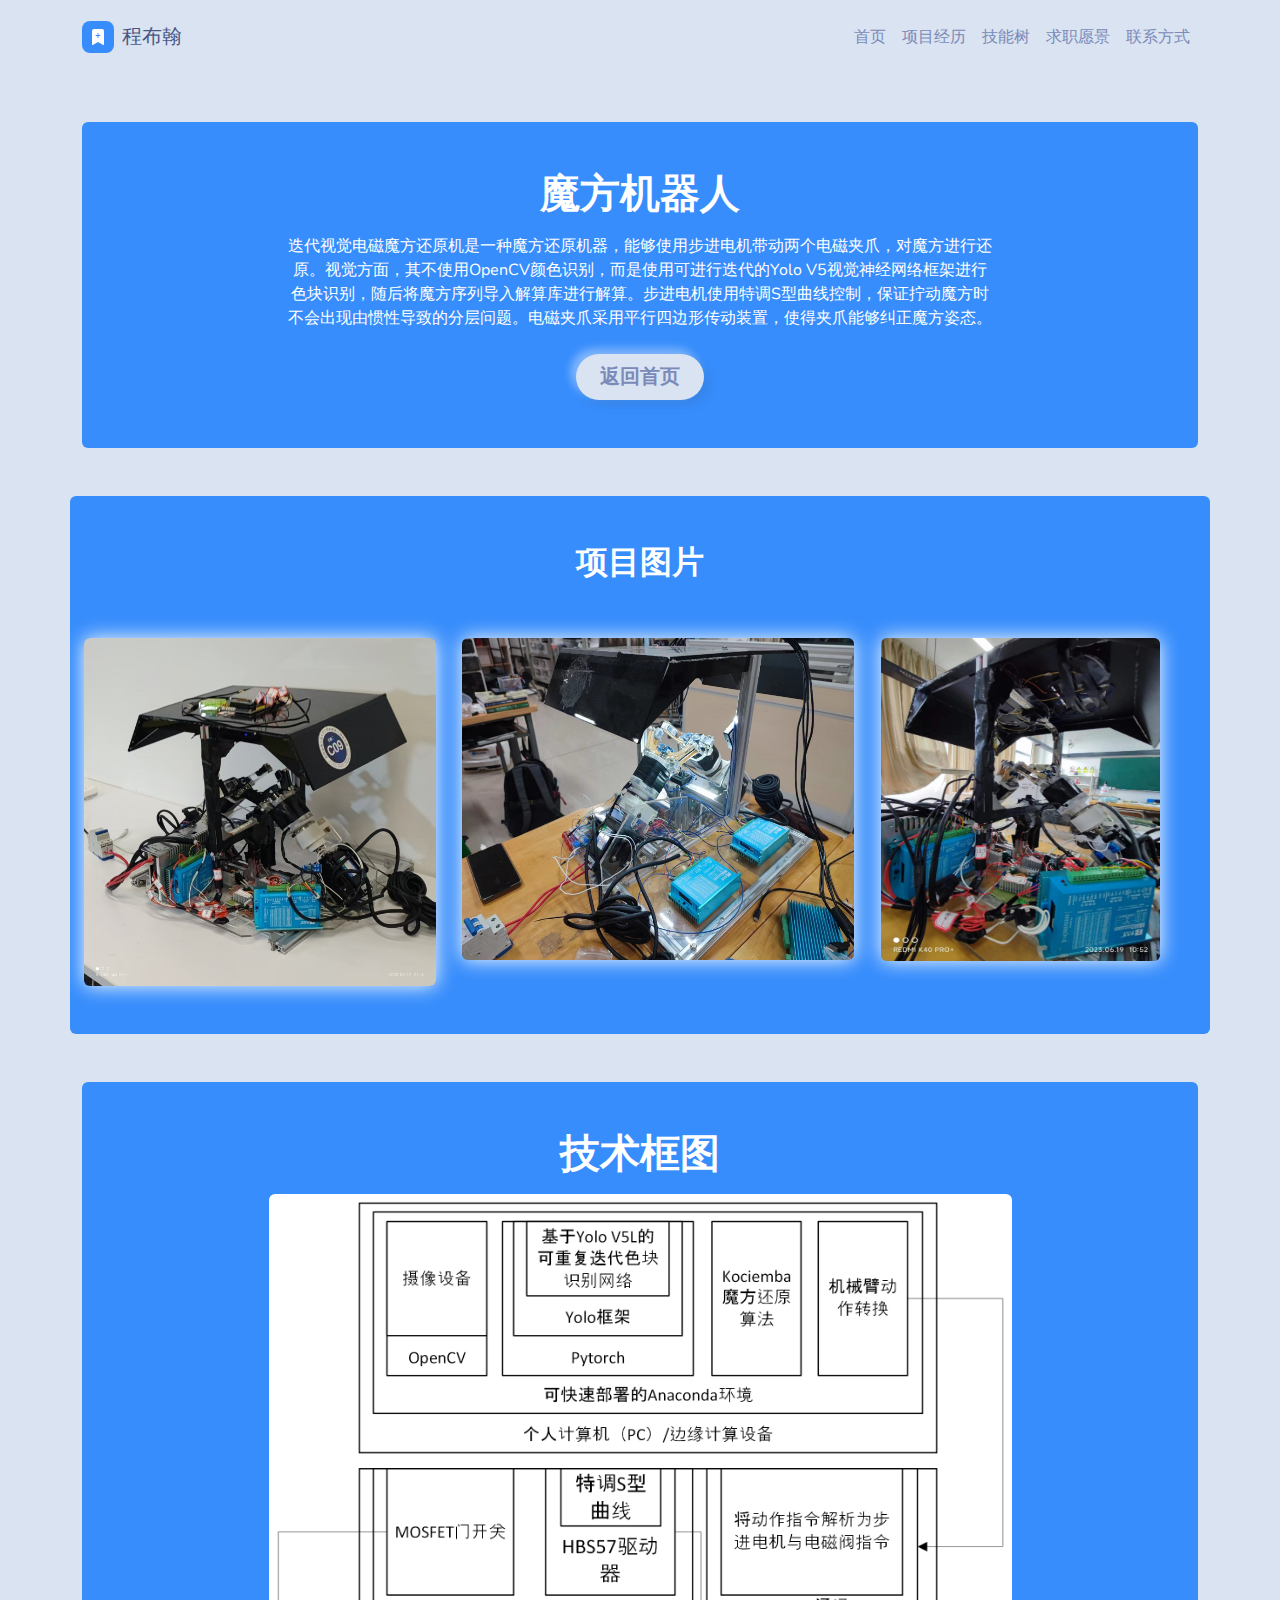
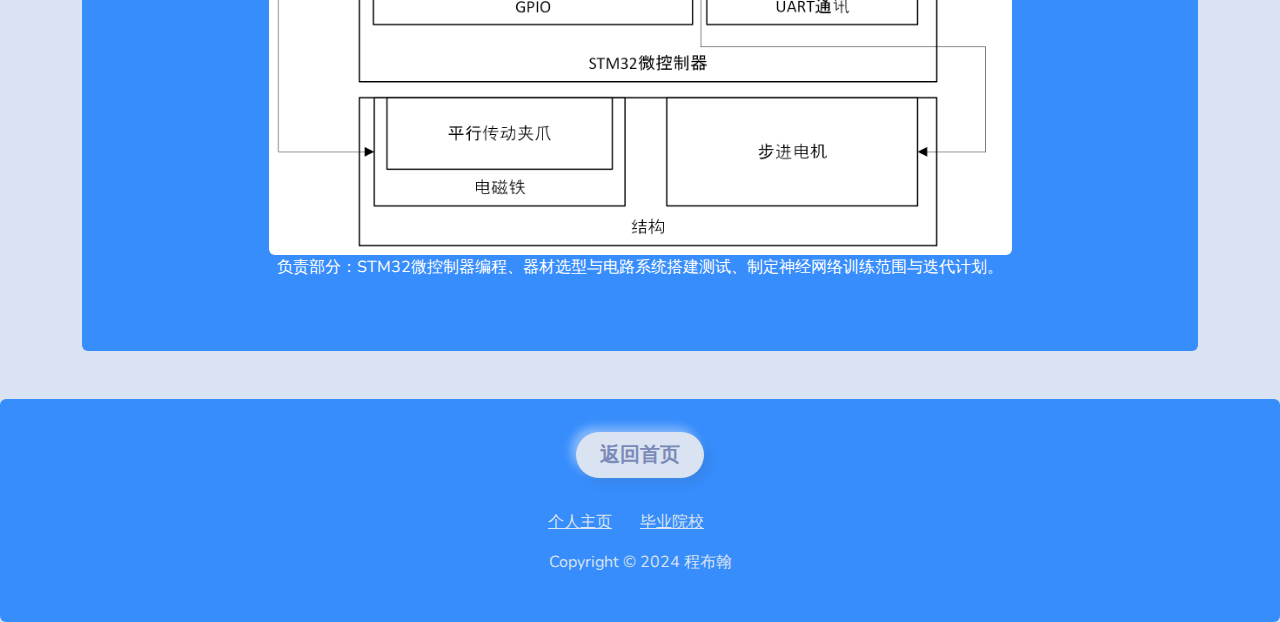
<file: Projects/cube.html>
<!DOCTYPE html>
<html data-bs-theme="light" lang="en">

<head>
    <meta charset="utf-8">
    <meta name="viewport" content="width=device-width, initial-scale=1.0, shrink-to-fit=no">
    <title>MePage</title>
    <link rel="stylesheet" href="../assets/bootstrap/css/bootstrap.min.css">
    <link rel="stylesheet" href="../assets/css/Lora.css">
    <link rel="stylesheet" href="../assets/css/Nunito.css">
    <link rel="stylesheet" href="../assets/css/article-nice.css">
    <link rel="stylesheet" href="../assets/css/Banner-Heading-Image-images.css">
    <link rel="stylesheet" href="../assets/css/Bootstrap-4---Timeline.css">
    <link rel="stylesheet" href="../assets/css/Navbar-Centered-Links-icons.css">
</head>

<body>
    <nav class="navbar navbar-expand-md sticky-top bg-body py-3">
        <div class="container"><a class="navbar-brand d-flex align-items-center" href="#"><span class="bs-icon-sm bs-icon-rounded bs-icon-primary d-flex justify-content-center align-items-center me-2 bs-icon"><svg xmlns="http://www.w3.org/2000/svg" width="1em" height="1em" fill="currentColor" viewBox="0 0 16 16" class="bi bi-bookmark-plus-fill">
                        <path fill-rule="evenodd" d="M2 15.5V2a2 2 0 0 1 2-2h8a2 2 0 0 1 2 2v13.5a.5.5 0 0 1-.74.439L8 13.069l-5.26 2.87A.5.5 0 0 1 2 15.5zm6.5-11a.5.5 0 0 0-1 0V6H6a.5.5 0 0 0 0 1h1.5v1.5a.5.5 0 0 0 1 0V7H10a.5.5 0 0 0 0-1H8.5V4.5z"></path>
                    </svg></span><span>程布翰&nbsp;</span></a><button data-bs-toggle="collapse" class="navbar-toggler" data-bs-target="#navcol-3"><span class="visually-hidden">Toggle navigation</span><span class="navbar-toggler-icon"></span></button>
            <div class="collapse navbar-collapse" id="navcol-3">
                <ul class="navbar-nav mx-auto"></ul>
                <ul class="navbar-nav">
                    <li class="nav-item"><a class="nav-link" href="../index.html">首页</a></li>
                    <li class="nav-item"><a class="nav-link" href="../experiences.html">项目经历</a></li>
                    <li class="nav-item"><a class="nav-link" href="../skills.html">技能树</a></li>
                </ul>
                <ul class="navbar-nav">
                    <li class="nav-item"><a class="nav-link" href="../career.html">求职愿景</a></li>
                </ul>
                <ul class="navbar-nav">
                    <li class="nav-item"></li>
                    <li class="nav-item"></li>
                    <li class="nav-item"><a class="nav-link" href="../contact.html">联系方式</a></li>
                </ul>
            </div>
        </div>
    </nav>
    <section class="py-4 py-xl-5">
        <div class="container h-100">
            <div class="text-white bg-primary border rounded border-0 p-4 py-5">
                <div class="row h-100">
                    <div class="col-md-10 col-xl-8 text-center d-flex d-sm-flex d-md-flex justify-content-center align-items-center mx-auto justify-content-md-start align-items-md-center justify-content-xl-center">
                        <div>
                            <h1 class="text-uppercase fw-bold text-white mb-3">魔方机器人</h1>
                            <p class="mb-4">迭代视觉电磁魔方还原机是一种魔方还原机器，能够使用步进电机带动两个电磁夹爪，对魔方进行还原。视觉方面，其不使用OpenCV颜色识别，而是使用可进行迭代的Yolo V5视觉神经网络框架进行色块识别，随后将魔方序列导入解算库进行解算。步进电机使用特调S型曲线控制，保证拧动魔方时不会出现由惯性导致的分层问题。电磁夹爪采用平行四边形传动装置，使得夹爪能够纠正魔方姿态。</p><a class="btn btn-light fs-5 py-2 px-4" role="button" href="../index.html">返回首页</a>
                        </div>
                    </div>
                </div>
            </div>
        </div>
    </section>
    <section>
        <div class="container border rounded py-4 py-xl-5" style="background: var(--bs-primary);">
            <div class="row mb-5">
                <div class="col-md-8 col-xl-6 text-center mx-auto">
                    <h2 style="color: rgb(255,255,255);font-weight: bold;">项目图片</h2>
                </div>
            </div>
            <div class="row gy-4 row-cols-1 row-cols-md-2 row-cols-xl-3">
                <div class="col">
                    <div style="text-align: center;">
                        <picture><img class="rounded" src="../assets/img/微信图片_20240919194114.jpg" width="352" height="348" style="box-shadow: 0px 0px 20px 0px rgb(255,255,255);"></picture>
                    </div>
                </div>
                <div class="col">
                    <div style="text-align: center;">
                        <picture><img class="rounded" src="../assets/img/微信图片_20240924144659.jpg" width="392" height="322" style="box-shadow: 0px 0px 20px 0px rgb(255,255,255);"></picture>
                    </div>
                </div>
                <div class="col">
                    <div style="text-align: center;">
                        <picture><img class="rounded" src="../assets/img/微信图片_20240212204901.jpg" width="279" height="323" style="box-shadow: 0px 0px 20px 0px rgb(255,255,255);"></picture>
                    </div>
                </div>
            </div>
        </div>
    </section>
    <section class="py-4 py-xl-5">
        <div class="container h-100">
            <div class="text-white bg-primary border rounded border-0 p-4 py-5">
                <div class="row h-100">
                    <div class="col-md-10 col-xl-8 text-center d-flex d-sm-flex d-md-flex justify-content-center align-items-center mx-auto justify-content-md-start align-items-md-center justify-content-xl-center">
                        <div>
                            <h1 class="text-uppercase fw-bold text-white mb-3">技术框图</h1>
                            <picture><img class="border rounded" src="../assets/img/Cube%20Solver%20Map.png" width="743" height="661"></picture>
                            <p class="mb-4">负责部分：STM32微控制器编程、器材选型与电路系统搭建测试、制定神经网络训练范围与迭代计划。</p>
                        </div>
                    </div>
                </div>
            </div>
        </div>
    </section>
    <footer class="text-center border rounded" style="background: var(--bs-primary);">
        <div style="padding-top: 0px;">
            <div class="col-md-10 col-xl-8 text-center d-flex d-sm-flex d-md-flex justify-content-center align-items-center mx-auto justify-content-md-start align-items-md-center justify-content-lg-center justify-content-xl-center" style="height: 112px;margin-bottom: -49px;">
                <div class="text-center"><a class="btn btn-light fs-5 py-2 px-4" role="button" href="../index.html">返回首页</a></div>
            </div>
        </div>
        <div class="container text-muted py-4 py-lg-5">
            <ul class="list-inline">
                <li class="list-inline-item me-4"><a class="link-secondary" href="https://www.defotsec.vip/">个人主页</a></li>
                <li class="list-inline-item me-4"><a class="link-secondary" href="https://www.zust.edu.cn/">毕业院校</a></li>
                <li class="list-inline-item"></li>
            </ul>
            <p class="text-secondary mb-0">Copyright © 2024 程布翰</p>
        </div>
    </footer>
    <script src="https://cdn.jsdelivr.net/npm/bootstrap@5.3.1/dist/js/bootstrap.bundle.min.js"></script>
    <script src="../assets/js/bs-init.js"></script>
</body>

</html>
</file>
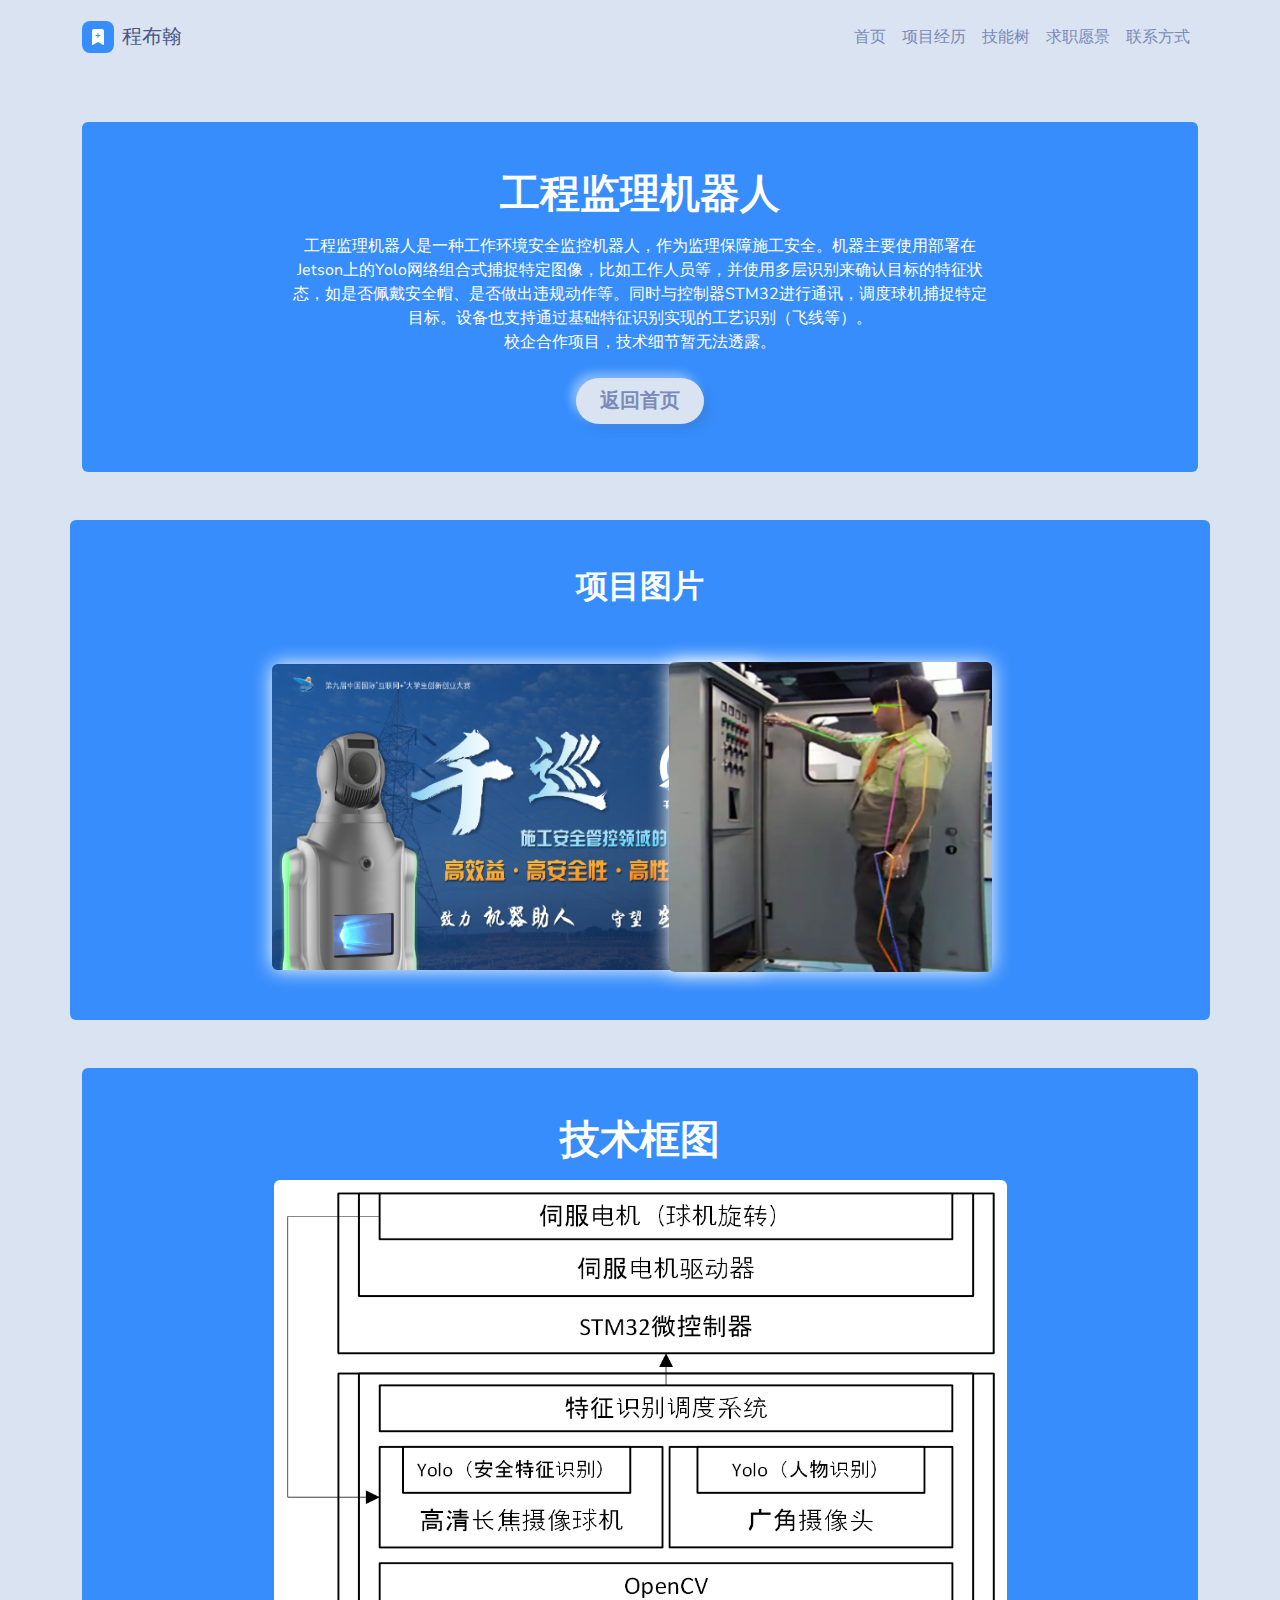
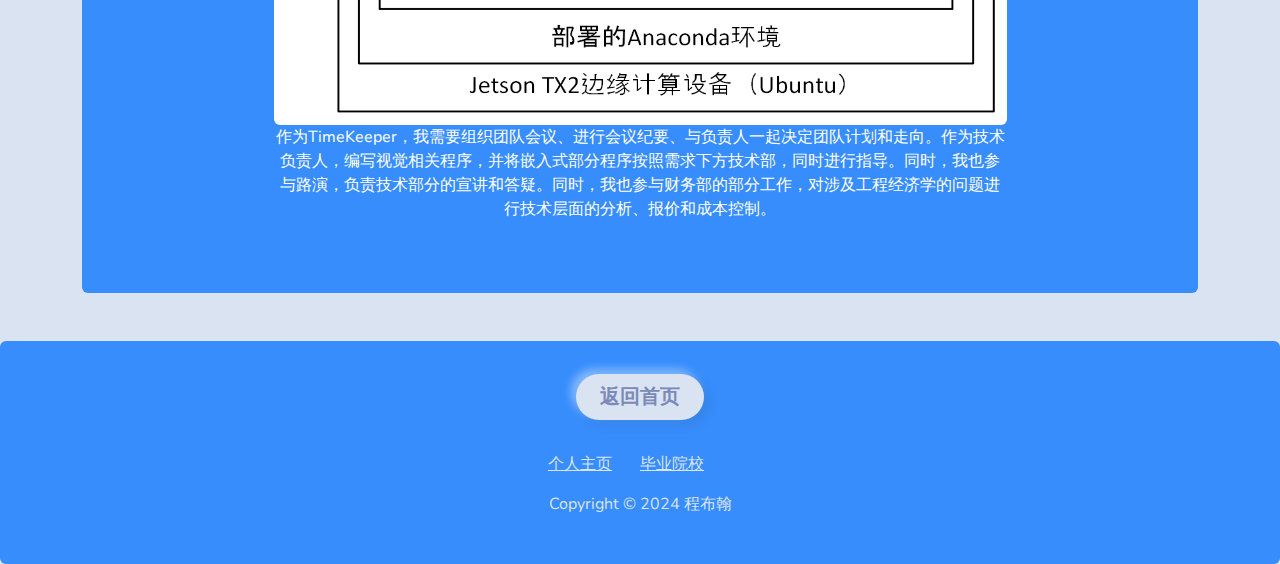
<file: Projects/Supervision.html>
<!DOCTYPE html>
<html data-bs-theme="light" lang="en">

<head>
    <meta charset="utf-8">
    <meta name="viewport" content="width=device-width, initial-scale=1.0, shrink-to-fit=no">
    <title>MePage</title>
    <link rel="stylesheet" href="../assets/bootstrap/css/bootstrap.min.css">
    <link rel="stylesheet" href="../assets/css/Lora.css">
    <link rel="stylesheet" href="../assets/css/Nunito.css">
    <link rel="stylesheet" href="../assets/css/article-nice.css">
    <link rel="stylesheet" href="../assets/css/Banner-Heading-Image-images.css">
    <link rel="stylesheet" href="../assets/css/Bootstrap-4---Timeline.css">
    <link rel="stylesheet" href="../assets/css/Navbar-Centered-Links-icons.css">
</head>

<body>
    <nav class="navbar navbar-expand-md sticky-top bg-body py-3">
        <div class="container"><a class="navbar-brand d-flex align-items-center" href="#"><span class="bs-icon-sm bs-icon-rounded bs-icon-primary d-flex justify-content-center align-items-center me-2 bs-icon"><svg xmlns="http://www.w3.org/2000/svg" width="1em" height="1em" fill="currentColor" viewBox="0 0 16 16" class="bi bi-bookmark-plus-fill">
                        <path fill-rule="evenodd" d="M2 15.5V2a2 2 0 0 1 2-2h8a2 2 0 0 1 2 2v13.5a.5.5 0 0 1-.74.439L8 13.069l-5.26 2.87A.5.5 0 0 1 2 15.5zm6.5-11a.5.5 0 0 0-1 0V6H6a.5.5 0 0 0 0 1h1.5v1.5a.5.5 0 0 0 1 0V7H10a.5.5 0 0 0 0-1H8.5V4.5z"></path>
                    </svg></span><span>程布翰&nbsp;</span></a><button data-bs-toggle="collapse" class="navbar-toggler" data-bs-target="#navcol-1"><span class="visually-hidden">Toggle navigation</span><span class="navbar-toggler-icon"></span></button>
            <div class="collapse navbar-collapse" id="navcol-1">
                <ul class="navbar-nav mx-auto"></ul>
                <ul class="navbar-nav">
                    <li class="nav-item"><a class="nav-link" href="../index.html">首页</a></li>
                    <li class="nav-item"><a class="nav-link" href="../experiences.html">项目经历</a></li>
                    <li class="nav-item"><a class="nav-link" href="../skills.html">技能树</a></li>
                </ul>
                <ul class="navbar-nav">
                    <li class="nav-item"><a class="nav-link" href="../career.html">求职愿景</a></li>
                </ul>
                <ul class="navbar-nav">
                    <li class="nav-item"></li>
                    <li class="nav-item"></li>
                    <li class="nav-item"><a class="nav-link" href="../contact.html">联系方式</a></li>
                </ul>
            </div>
        </div>
    </nav>
    <section class="py-4 py-xl-5">
        <div class="container h-100">
            <div class="text-white bg-primary border rounded border-0 p-4 py-5">
                <div class="row h-100">
                    <div class="col-md-10 col-xl-8 text-center d-flex d-sm-flex d-md-flex justify-content-center align-items-center mx-auto justify-content-md-start align-items-md-center justify-content-xl-center">
                        <div>
                            <h1 class="text-uppercase fw-bold text-white mb-3">工程监理机器人</h1>
                            <p class="mb-4">工程监理机器人是一种工作环境安全监控机器人，作为监理保障施工安全。机器主要使用部署在Jetson上的Yolo网络组合式捕捉特定图像，比如工作人员等，并使用多层识别来确认目标的特征状态，如是否佩戴安全帽、是否做出违规动作等。同时与控制器STM32进行通讯，调度球机捕捉特定目标。设备也支持通过基础特征识别实现的工艺识别（飞线等）。<br>校企合作项目，技术细节暂无法透露。</p><a class="btn btn-light fs-5 py-2 px-4" role="button" href="../index.html">返回首页</a>
                        </div>
                    </div>
                </div>
            </div>
        </div>
    </section>
    <section>
        <div class="container text-center border rounded py-4 py-xl-5" style="background: var(--bs-primary);">
            <div class="row mb-5">
                <div class="col-md-8 col-xl-6 text-center mx-auto">
                    <h2 style="color: rgb(255,255,255);font-weight: bold;">项目图片</h2>
                </div>
            </div>
            <div class="row gy-4 row-cols-1 row-cols-md-2 row-cols-xl-3 text-center d-flex d-xl-flex justify-content-xl-center align-items-xl-center">
                <div class="col">
                    <div style="text-align: center;">
                        <picture><img class="rounded" src="../assets/img/屏幕截图%202024-09-18%20105726.png" width="489" height="306" style="box-shadow: 0px 0px 20px 0px rgb(255,255,255);"></picture>
                    </div>
                </div>
                <div class="col">
                    <div style="text-align: center;">
                        <picture><img class="rounded" src="../assets/img/图片1.png" width="323" height="310" style="box-shadow: 0px 0px 20px 0px rgb(255,255,255);"></picture>
                    </div>
                </div>
            </div>
        </div>
    </section>
    <section class="py-4 py-xl-5">
        <div class="container h-100">
            <div class="text-white bg-primary border rounded border-0 p-4 py-5">
                <div class="row h-100">
                    <div class="col-md-10 col-xl-8 text-center d-flex d-sm-flex d-md-flex justify-content-center align-items-center mx-auto justify-content-md-start align-items-md-center justify-content-xl-center">
                        <div>
                            <h1 class="text-uppercase fw-bold text-white mb-3">技术框图</h1>
                            <picture><img class="border rounded" src="../assets/img/Security%20Bot%20Map.png" width="733" height="545"></picture>
                            <p class="mb-4">作为TimeKeeper，我需要组织团队会议、进行会议纪要、与负责人一起决定团队计划和走向。作为技术负责人，编写视觉相关程序，并将嵌入式部分程序按照需求下方技术部，同时进行指导。同时，我也参与路演，负责技术部分的宣讲和答疑。同时，我也参与财务部的部分工作，对涉及工程经济学的问题进行技术层面的分析、报价和成本控制。</p>
                        </div>
                    </div>
                </div>
            </div>
        </div>
    </section>
    <footer class="text-center border rounded" style="background: var(--bs-primary);">
        <div style="padding-top: 0px;">
            <div class="col-md-10 col-xl-8 text-center d-flex d-sm-flex d-md-flex justify-content-center align-items-center mx-auto justify-content-md-start align-items-md-center justify-content-lg-center justify-content-xl-center" style="height: 112px;margin-bottom: -49px;">
                <div class="text-center"><a class="btn btn-light fs-5 py-2 px-4" role="button" href="../index.html">返回首页</a></div>
            </div>
        </div>
        <div class="container text-muted py-4 py-lg-5">
            <ul class="list-inline">
                <li class="list-inline-item me-4"><a class="link-secondary" href="https://www.defotsec.vip/">个人主页</a></li>
                <li class="list-inline-item me-4"><a class="link-secondary" href="https://www.zust.edu.cn/">毕业院校</a></li>
                <li class="list-inline-item"></li>
            </ul>
            <p class="text-secondary mb-0">Copyright © 2024 程布翰</p>
        </div>
    </footer>
    <script src="https://cdn.jsdelivr.net/npm/bootstrap@5.3.1/dist/js/bootstrap.bundle.min.js"></script>
    <script src="../assets/js/bs-init.js"></script>
</body>

</html>
</file>
<file: assets/css/Lora.css>
@font-face {
	font-family: 'Lora';
	src: url(../../assets/fonts/0QI6MX1D_JOuGQbT0gvTJPa787weuxJMkq1umA.woff2) format('woff2');
	font-weight: 400;
	font-style: normal;
	font-display: auto;
	unicode-range: U+0460-052F, U+1C80-1C88, U+20B4, U+2DE0-2DFF, U+A640-A69F, U+FE2E-FE2F;
}

@font-face {
	font-family: 'Lora';
	src: url(../../assets/fonts/0QI6MX1D_JOuGQbT0gvTJPa787weuxJFkq1umA.woff2) format('woff2');
	font-weight: 400;
	font-style: normal;
	font-display: auto;
	unicode-range: U+0301, U+0400-045F, U+0490-0491, U+04B0-04B1, U+2116;
}

@font-face {
	font-family: 'Lora';
	src: url(../../assets/fonts/0QI6MX1D_JOuGQbT0gvTJPa787weuxI9kq1umA.woff2) format('woff2');
	font-weight: 400;
	font-style: normal;
	font-display: auto;
	unicode-range: U+0302-0303, U+0305, U+0307-0308, U+0330, U+0391-03A1, U+03A3-03A9, U+03B1-03C9, U+03D1, U+03D5-03D6, U+03F0-03F1, U+03F4-03F5, U+2034-2037, U+2057, U+20D0-20DC, U+20E1, U+20E5-20EF, U+2102, U+210A-210E, U+2110-2112, U+2115, U+2119-211D, U+2124, U+2128, U+212C-212D, U+212F-2131, U+2133-2138, U+213C-2140, U+2145-2149, U+2190, U+2192, U+2194-21AE, U+21B0-21E5, U+21F1-21F2, U+21F4-2211, U+2213-2214, U+2216-22FF, U+2308-230B, U+2310, U+2319, U+231C-2321, U+2336-237A, U+237C, U+2395, U+239B-23B6, U+23D0, U+23DC-23E1, U+2474-2475, U+25AF, U+25B3, U+25B7, U+25BD, U+25C1, U+25CA, U+25CC, U+25FB, U+266D-266F, U+27C0-27FF, U+2900-2AFF, U+2B0E-2B11, U+2B30-2B4C, U+2BFE, U+FF5B, U+FF5D, U+1D400-1D7FF, U+1EE00-1EEFF;
}

@font-face {
	font-family: 'Lora';
	src: url(../../assets/fonts/0QI6MX1D_JOuGQbT0gvTJPa787weuxIvkq1umA.woff2) format('woff2');
	font-weight: 400;
	font-style: normal;
	font-display: auto;
	unicode-range: U+0001-000C, U+000E-001F, U+007F-009F, U+20DD-20E0, U+20E2-20E4, U+2150-218F, U+2190, U+2192, U+2194-2199, U+21AF, U+21E6-21F0, U+21F3, U+2218-2219, U+2299, U+22C4-22C6, U+2300-243F, U+2440-244A, U+2460-24FF, U+25A0-27BF, U+2800-28FF, U+2921-2922, U+2981, U+29BF, U+29EB, U+2B00-2BFF, U+4DC0-4DFF, U+FFF9-FFFB, U+10140-1018E, U+10190-1019C, U+101A0, U+101D0-101FD, U+102E0-102FB, U+10E60-10E7E, U+1D2C0-1D2D3, U+1D2E0-1D37F, U+1F000-1F0FF, U+1F100-1F1AD, U+1F1E6-1F1FF, U+1F30D-1F30F, U+1F315, U+1F31C, U+1F31E, U+1F320-1F32C, U+1F336, U+1F378, U+1F37D, U+1F382, U+1F393-1F39F, U+1F3A7-1F3A8, U+1F3AC-1F3AF, U+1F3C2, U+1F3C4-1F3C6, U+1F3CA-1F3CE, U+1F3D4-1F3E0, U+1F3ED, U+1F3F1-1F3F3, U+1F3F5-1F3F7, U+1F408, U+1F415, U+1F41F, U+1F426, U+1F43F, U+1F441-1F442, U+1F444, U+1F446-1F449, U+1F44C-1F44E, U+1F453, U+1F46A, U+1F47D, U+1F4A3, U+1F4B0, U+1F4B3, U+1F4B9, U+1F4BB, U+1F4BF, U+1F4C8-1F4CB, U+1F4D6, U+1F4DA, U+1F4DF, U+1F4E3-1F4E6, U+1F4EA-1F4ED, U+1F4F7, U+1F4F9-1F4FB, U+1F4FD-1F4FE, U+1F503, U+1F507-1F50B, U+1F50D, U+1F512-1F513, U+1F53E-1F54A, U+1F54F-1F5FA, U+1F610, U+1F650-1F67F, U+1F687, U+1F68D, U+1F691, U+1F694, U+1F698, U+1F6AD, U+1F6B2, U+1F6B9-1F6BA, U+1F6BC, U+1F6C6-1F6CF, U+1F6D3-1F6D7, U+1F6E0-1F6EA, U+1F6F0-1F6F3, U+1F6F7-1F6FC, U+1F700-1F7FF, U+1F800-1F80B, U+1F810-1F847, U+1F850-1F859, U+1F860-1F887, U+1F890-1F8AD, U+1F8B0-1F8B1, U+1F900-1F90B, U+1F93B, U+1F946, U+1F984, U+1F996, U+1F9E9, U+1FA00-1FA6F, U+1FA70-1FA7C, U+1FA80-1FA88, U+1FA90-1FABD, U+1FABF-1FAC5, U+1FACE-1FADB, U+1FAE0-1FAE8, U+1FAF0-1FAF8, U+1FB00-1FBFF;
}

@font-face {
	font-family: 'Lora';
	src: url(../../assets/fonts/0QI6MX1D_JOuGQbT0gvTJPa787weuxJOkq1umA.woff2) format('woff2');
	font-weight: 400;
	font-style: normal;
	font-display: auto;
	unicode-range: U+0102-0103, U+0110-0111, U+0128-0129, U+0168-0169, U+01A0-01A1, U+01AF-01B0, U+0300-0301, U+0303-0304, U+0308-0309, U+0323, U+0329, U+1EA0-1EF9, U+20AB;
}

@font-face {
	font-family: 'Lora';
	src: url(../../assets/fonts/0QI6MX1D_JOuGQbT0gvTJPa787weuxJPkq1umA.woff2) format('woff2');
	font-weight: 400;
	font-style: normal;
	font-display: auto;
	unicode-range: U+0100-02AF, U+0304, U+0308, U+0329, U+1E00-1E9F, U+1EF2-1EFF, U+2020, U+20A0-20AB, U+20AD-20C0, U+2113, U+2C60-2C7F, U+A720-A7FF;
}

@font-face {
	font-family: 'Lora';
	src: url(../../assets/fonts/0QI6MX1D_JOuGQbT0gvTJPa787weuxJBkq0.woff2) format('woff2');
	font-weight: 400;
	font-style: normal;
	font-display: auto;
	unicode-range: U+0000-00FF, U+0131, U+0152-0153, U+02BB-02BC, U+02C6, U+02DA, U+02DC, U+0304, U+0308, U+0329, U+2000-206F, U+2074, U+20AC, U+2122, U+2191, U+2193, U+2212, U+2215, U+FEFF, U+FFFD;
}
</file>
<file: assets/css/Nunito.css>
@font-face {
	font-family: 'Nunito';
	src: url(../../assets/fonts/XRXV3I6Li01BKofIOOaBXso.woff2) format('woff2');
	font-weight: 400;
	font-style: normal;
	font-display: swap;
	unicode-range: U+0460-052F, U+1C80-1C88, U+20B4, U+2DE0-2DFF, U+A640-A69F, U+FE2E-FE2F;
}

@font-face {
	font-family: 'Nunito';
	src: url(../../assets/fonts/XRXV3I6Li01BKofIMeaBXso.woff2) format('woff2');
	font-weight: 400;
	font-style: normal;
	font-display: swap;
	unicode-range: U+0301, U+0400-045F, U+0490-0491, U+04B0-04B1, U+2116;
}

@font-face {
	font-family: 'Nunito';
	src: url(../../assets/fonts/XRXV3I6Li01BKofIOuaBXso.woff2) format('woff2');
	font-weight: 400;
	font-style: normal;
	font-display: swap;
	unicode-range: U+0102-0103, U+0110-0111, U+0128-0129, U+0168-0169, U+01A0-01A1, U+01AF-01B0, U+0300-0301, U+0303-0304, U+0308-0309, U+0323, U+0329, U+1EA0-1EF9, U+20AB;
}

@font-face {
	font-family: 'Nunito';
	src: url(../../assets/fonts/XRXV3I6Li01BKofIO-aBXso.woff2) format('woff2');
	font-weight: 400;
	font-style: normal;
	font-display: swap;
	unicode-range: U+0100-02AF, U+0304, U+0308, U+0329, U+1E00-1E9F, U+1EF2-1EFF, U+2020, U+20A0-20AB, U+20AD-20C0, U+2113, U+2C60-2C7F, U+A720-A7FF;
}

@font-face {
	font-family: 'Nunito';
	src: url(../../assets/fonts/XRXV3I6Li01BKofINeaB.woff2) format('woff2');
	font-weight: 400;
	font-style: normal;
	font-display: swap;
	unicode-range: U+0000-00FF, U+0131, U+0152-0153, U+02BB-02BC, U+02C6, U+02DA, U+02DC, U+0304, U+0308, U+0329, U+2000-206F, U+2074, U+20AC, U+2122, U+2191, U+2193, U+2212, U+2215, U+FEFF, U+FFFD;
}

@font-face {
	font-family: 'Nunito';
	src: url(../../assets/fonts/XRXV3I6Li01BKofIOOaBXso.woff2) format('woff2');
	font-weight: 600;
	font-style: normal;
	font-display: swap;
	unicode-range: U+0460-052F, U+1C80-1C88, U+20B4, U+2DE0-2DFF, U+A640-A69F, U+FE2E-FE2F;
}

@font-face {
	font-family: 'Nunito';
	src: url(../../assets/fonts/XRXV3I6Li01BKofIMeaBXso.woff2) format('woff2');
	font-weight: 600;
	font-style: normal;
	font-display: swap;
	unicode-range: U+0301, U+0400-045F, U+0490-0491, U+04B0-04B1, U+2116;
}

@font-face {
	font-family: 'Nunito';
	src: url(../../assets/fonts/XRXV3I6Li01BKofIOuaBXso.woff2) format('woff2');
	font-weight: 600;
	font-style: normal;
	font-display: swap;
	unicode-range: U+0102-0103, U+0110-0111, U+0128-0129, U+0168-0169, U+01A0-01A1, U+01AF-01B0, U+0300-0301, U+0303-0304, U+0308-0309, U+0323, U+0329, U+1EA0-1EF9, U+20AB;
}

@font-face {
	font-family: 'Nunito';
	src: url(../../assets/fonts/XRXV3I6Li01BKofIO-aBXso.woff2) format('woff2');
	font-weight: 600;
	font-style: normal;
	font-display: swap;
	unicode-range: U+0100-02AF, U+0304, U+0308, U+0329, U+1E00-1E9F, U+1EF2-1EFF, U+2020, U+20A0-20AB, U+20AD-20C0, U+2113, U+2C60-2C7F, U+A720-A7FF;
}

@font-face {
	font-family: 'Nunito';
	src: url(../../assets/fonts/XRXV3I6Li01BKofINeaB.woff2) format('woff2');
	font-weight: 600;
	font-style: normal;
	font-display: swap;
	unicode-range: U+0000-00FF, U+0131, U+0152-0153, U+02BB-02BC, U+02C6, U+02DA, U+02DC, U+0304, U+0308, U+0329, U+2000-206F, U+2074, U+20AC, U+2122, U+2191, U+2193, U+2212, U+2215, U+FEFF, U+FFFD;
}

@font-face {
	font-family: 'Nunito';
	src: url(../../assets/fonts/XRXV3I6Li01BKofIOOaBXso.woff2) format('woff2');
	font-weight: 700;
	font-style: normal;
	font-display: swap;
	unicode-range: U+0460-052F, U+1C80-1C88, U+20B4, U+2DE0-2DFF, U+A640-A69F, U+FE2E-FE2F;
}

@font-face {
	font-family: 'Nunito';
	src: url(../../assets/fonts/XRXV3I6Li01BKofIMeaBXso.woff2) format('woff2');
	font-weight: 700;
	font-style: normal;
	font-display: swap;
	unicode-range: U+0301, U+0400-045F, U+0490-0491, U+04B0-04B1, U+2116;
}

@font-face {
	font-family: 'Nunito';
	src: url(../../assets/fonts/XRXV3I6Li01BKofIOuaBXso.woff2) format('woff2');
	font-weight: 700;
	font-style: normal;
	font-display: swap;
	unicode-range: U+0102-0103, U+0110-0111, U+0128-0129, U+0168-0169, U+01A0-01A1, U+01AF-01B0, U+0300-0301, U+0303-0304, U+0308-0309, U+0323, U+0329, U+1EA0-1EF9, U+20AB;
}

@font-face {
	font-family: 'Nunito';
	src: url(../../assets/fonts/XRXV3I6Li01BKofIO-aBXso.woff2) format('woff2');
	font-weight: 700;
	font-style: normal;
	font-display: swap;
	unicode-range: U+0100-02AF, U+0304, U+0308, U+0329, U+1E00-1E9F, U+1EF2-1EFF, U+2020, U+20A0-20AB, U+20AD-20C0, U+2113, U+2C60-2C7F, U+A720-A7FF;
}

@font-face {
	font-family: 'Nunito';
	src: url(../../assets/fonts/XRXV3I6Li01BKofINeaB.woff2) format('woff2');
	font-weight: 700;
	font-style: normal;
	font-display: swap;
	unicode-range: U+0000-00FF, U+0131, U+0152-0153, U+02BB-02BC, U+02C6, U+02DA, U+02DC, U+0304, U+0308, U+0329, U+2000-206F, U+2074, U+20AC, U+2122, U+2191, U+2193, U+2212, U+2215, U+FEFF, U+FFFD;
}
</file>
<file: assets/css/article-nice.css>
.article-dual-column {
  color: #56585b;
  background-color: #fff;
  font-family: 'Lora', serif;
  font-size: 14px;
}

.article-dual-column .intro {
  font-size: 16px;
  margin: 0 auto 30px;
}

.article-dual-column .intro h1 {
  font-size: 32px;
  margin-bottom: 15px;
  padding-top: 20px;
  line-height: 1.5;
  color: inherit;
  margin-top: 25px;
}

.article-dual-column .intro p {
  color: #929292;
  font-size: 12px;
}

.article-dual-column .intro img {
  margin-top: 25px;
}

.article-dual-column .text p {
  margin-bottom: 20px;
  line-height: 1.45;
}

@media (min-width:768px) {
  .article-dual-column .text p {
    font-size: 16px;
  }
}

.article-dual-column .text h2 {
  margin-top: 28px;
  margin-bottom: 20px;
  line-height: 1.45;
  font-size: 16px;
  font-weight: bold;
  color: #333;
}

@media (min-width:768px) {
  .article-dual-column .text h2 {
    font-size: 20px;
  }
}

.article-dual-column .text figure {
  text-align: center;
  margin-top: 30px;
  margin-bottom: 20px;
}

.article-dual-column .text figure img {
  margin-bottom: 12px;
  max-width: 100%;
}

@media (max-width:767px) {
  .article-dual-column .toc {
    border: 1px solid #d3d3d3;
    padding: 20px 0 15px;
    margin-bottom: 20px;
    border-width: 1px 0;
  }
}

.article-dual-column .toc p {
  text-transform: uppercase;
  font-size: 12px;
  font-weight: bold;
}

.article-dual-column .toc ul {
  padding-left: 20px;
  font-size: 13px;
  margin-bottom: 0;
}

.article-dual-column .toc li {
  padding: 2px 0;
}

.article-dual-column .toc a {
  color: inherit;
}

* {
  box-sizing: border-box;
}
</file>
<file: assets/css/Banner-Heading-Image-images.css>
.fit-cover {
  object-fit: cover;
}
</file>
<file: assets/css/Navbar-Centered-Links-icons.css>
.bs-icon {
  --bs-icon-size: .75rem;
  display: flex;
  flex-shrink: 0;
  justify-content: center;
  align-items: center;
  font-size: var(--bs-icon-size);
  width: calc(var(--bs-icon-size) * 2);
  height: calc(var(--bs-icon-size) * 2);
  color: var(--bs-primary);
}

.bs-icon-xs {
  --bs-icon-size: 1rem;
  width: calc(var(--bs-icon-size) * 1.5);
  height: calc(var(--bs-icon-size) * 1.5);
}

.bs-icon-sm {
  --bs-icon-size: 1rem;
}

.bs-icon-md {
  --bs-icon-size: 1.5rem;
}

.bs-icon-lg {
  --bs-icon-size: 2rem;
}

.bs-icon-xl {
  --bs-icon-size: 2.5rem;
}

.bs-icon.bs-icon-primary {
  color: var(--bs-white);
  background: var(--bs-primary);
}

.bs-icon.bs-icon-primary-light {
  color: var(--bs-primary);
  background: rgba(var(--bs-primary-rgb), .2);
}

.bs-icon.bs-icon-semi-white {
  color: var(--bs-primary);
  background: rgba(255, 255, 255, .5);
}

.bs-icon.bs-icon-rounded {
  border-radius: .5rem;
}

.bs-icon.bs-icon-circle {
  border-radius: 50%;
}
</file>
